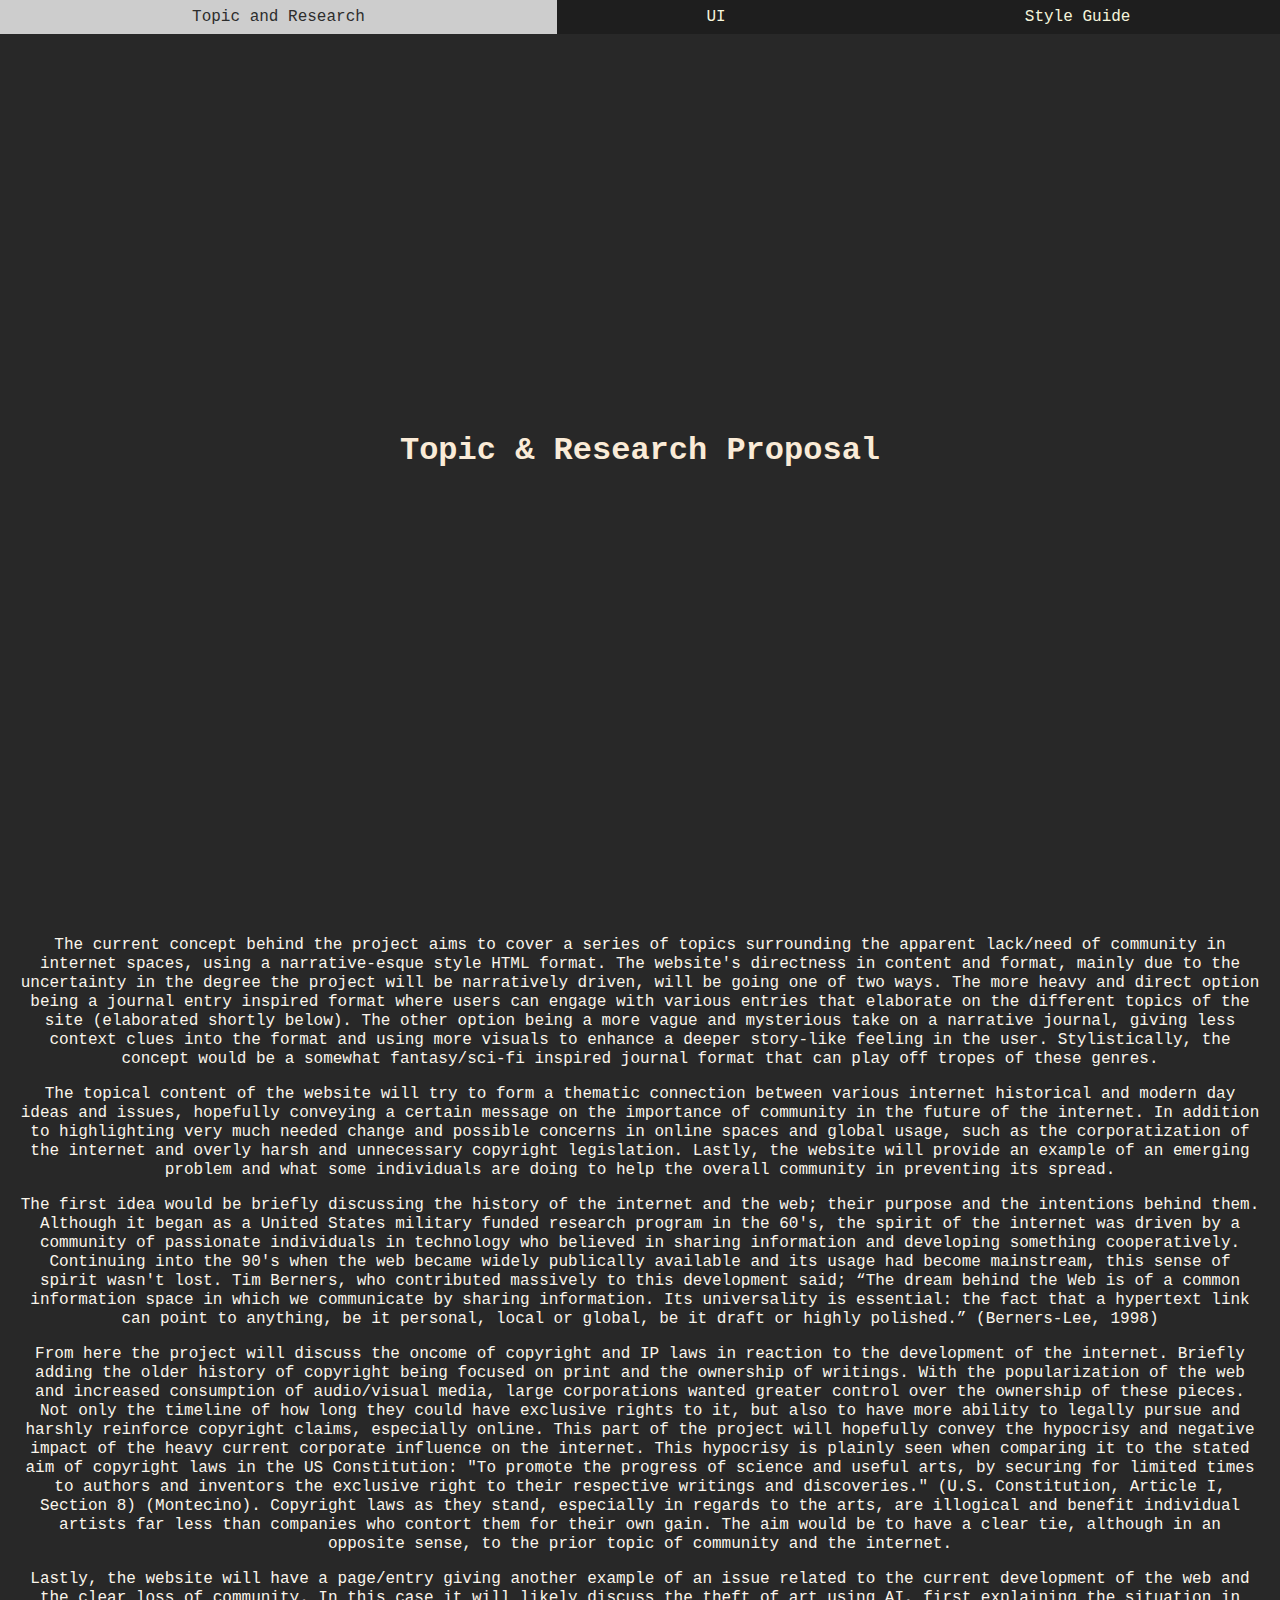
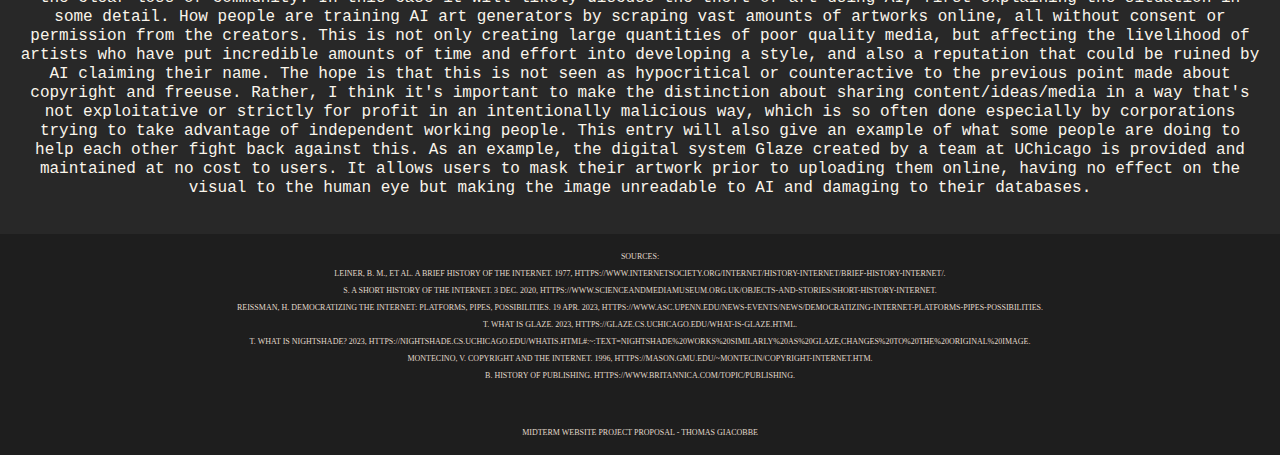
<file: Giacobbe_Thomas_349midterm/index.html>
<!DOCTYPE html>
<html lang="en">
<head>
    <meta charset="UTF-8">
    <meta name="viewport" content="width=device-width, initial-scale=1.0">
    <title>Midterm Proposal</title>
    <link rel="stylesheet" href="css/style.css">

</head>
<body>
    <nav>
        <a href="index.html">Topic and Research</a>
        <a href="ui.html">UI</a>
        <a href="styleguide.html">Style Guide</a>
    </nav>
    
    <section class="title">
        <h1>topic & research proposal</h1>
    </section>

    <article>
        <p>The current concept behind the project aims to cover a series of topics surrounding the apparent lack/need of community in internet spaces, using a narrative-esque style HTML format. The website's directness in content and format, mainly due to the uncertainty in the degree the project will be narratively driven, will be going one of two ways. The more heavy and direct option being a journal entry inspired format where users can engage with various entries that elaborate on the different topics of the site (elaborated shortly below). The other option being a more vague and mysterious take on a narrative journal, giving less context clues into the format and using more visuals to enhance a deeper story-like feeling in the user. Stylistically, the concept would be a somewhat fantasy/sci-fi inspired journal format that can play off tropes of these genres.</p>

        <p>The topical content of the website will try to form a thematic connection between various internet historical and modern day ideas and issues, hopefully conveying a certain message on the importance of community in the future of the internet. In addition to highlighting very much needed change and possible concerns in online spaces and global usage, such as the corporatization of the internet and overly harsh and unnecessary copyright legislation. Lastly, the website will provide an example of an emerging problem and what some individuals are doing to help the overall community in preventing its spread.</p>
  
        <p>The first idea would be briefly discussing the history of the internet and the web; their purpose and the intentions behind them. Although it began as a United States military funded research program in the 60's, the spirit of the internet was driven by a community of passionate individuals in technology who believed in sharing information and developing something cooperatively. Continuing into the 90's when the web became widely publically available and its usage had become mainstream, this sense of spirit wasn't lost. Tim Berners, who contributed massively to this development said; “The dream behind the Web is of a common information space in which we communicate by sharing information. Its universality is essential: the fact that a hypertext link can point to anything, be it personal, local or global, be it draft or highly polished.” (Berners-Lee, 1998)</p>

        <p>From here the project will discuss the oncome of copyright and IP laws in reaction to the development of the internet. Briefly adding the older history of copyright being focused on print and the ownership of writings. With the popularization of the web and increased consumption of audio/visual media, large corporations wanted greater control over the ownership of these pieces. Not only the timeline of how long they could have exclusive rights to it, but also to have more ability to legally pursue and harshly reinforce copyright claims, especially online. This part of the project will hopefully convey the hypocrisy and negative impact of the heavy current corporate influence on the internet. This hypocrisy is plainly seen when comparing it to the stated aim of copyright laws in the US Constitution: "To promote the progress of science and useful arts, by securing for limited times to authors and inventors the exclusive right to their respective writings and discoveries." (U.S. Constitution, Article I, Section 8) (Montecino). Copyright laws as they stand, especially in regards to the arts, are illogical and benefit individual artists far less than companies who contort them for their own gain. The aim would be to have a clear tie, although in an opposite sense, to the prior topic of community and the internet.</p>

        <p>Lastly, the website will have a page/entry giving another example of an issue related to the current development of the web and the clear loss of community. In this case it will likely discuss the theft of art using AI, first explaining the situation in some detail. How people are training AI art generators by scraping vast amounts of artworks online, all without consent or permission from the creators. This is not only creating large quantities of poor quality media, but affecting the livelihood of artists who have put incredible amounts of time and effort into developing a style, and also a reputation that could be ruined by AI claiming their name. The hope is that this is not seen as hypocritical or counteractive to the previous point made about copyright and freeuse. Rather, I think it's important to make the distinction about sharing content/ideas/media in a way that's not exploitative or strictly for profit in an intentionally malicious way, which is so often done especially by corporations trying to take advantage of independent working people. This entry will also give an example of what some people are doing to help each other fight back against this. As an example, the digital system Glaze created by a team at UChicago is provided and maintained at no cost to users. It allows users to mask their artwork prior to uploading them online, having no effect on the visual to the human eye but making the image unreadable to AI and damaging to their databases.</p>
        
    </article>

    <footer>
        <p>Sources:</p>
        <p>Leiner, B. M., et al. A Brief History of the Internet. 1977, https://www.internetsociety.org/internet/history-internet/brief-history-internet/.
        </p>
        <p>S. A SHORT HISTORY OF THE INTERNET. 3 Dec. 2020, https://www.scienceandmediamuseum.org.uk/objects-and-stories/short-history-internet.
        </p>
        <p>Reissman, H. Democratizing the Internet: Platforms, Pipes, Possibilities. 19 Apr. 2023, https://www.asc.upenn.edu/news-events/news/democratizing-internet-platforms-pipes-possibilities.
        </p>
        <p>T. What Is Glaze. 2023, https://glaze.cs.uchicago.edu/what-is-glaze.html.
        </p>
        <p>T. What Is Nightshade? 2023, https://nightshade.cs.uchicago.edu/whatis.html#:~:text=Nightshade%20works%20similarly%20as%20Glaze,changes%20to%20the%20original%20image.
        </p>
        <p>Montecino, V. Copyright and the Internet. 1996, https://mason.gmu.edu/~montecin/copyright-internet.htm.
        </p>
        <p> B. History of Publishing. https://www.britannica.com/topic/publishing.
        </p>
        <section class="spacer2"></section>
        <p>Midterm Website Project Proposal - Thomas Giacobbe</p>
    </footer>

</body>
</html>
</file>
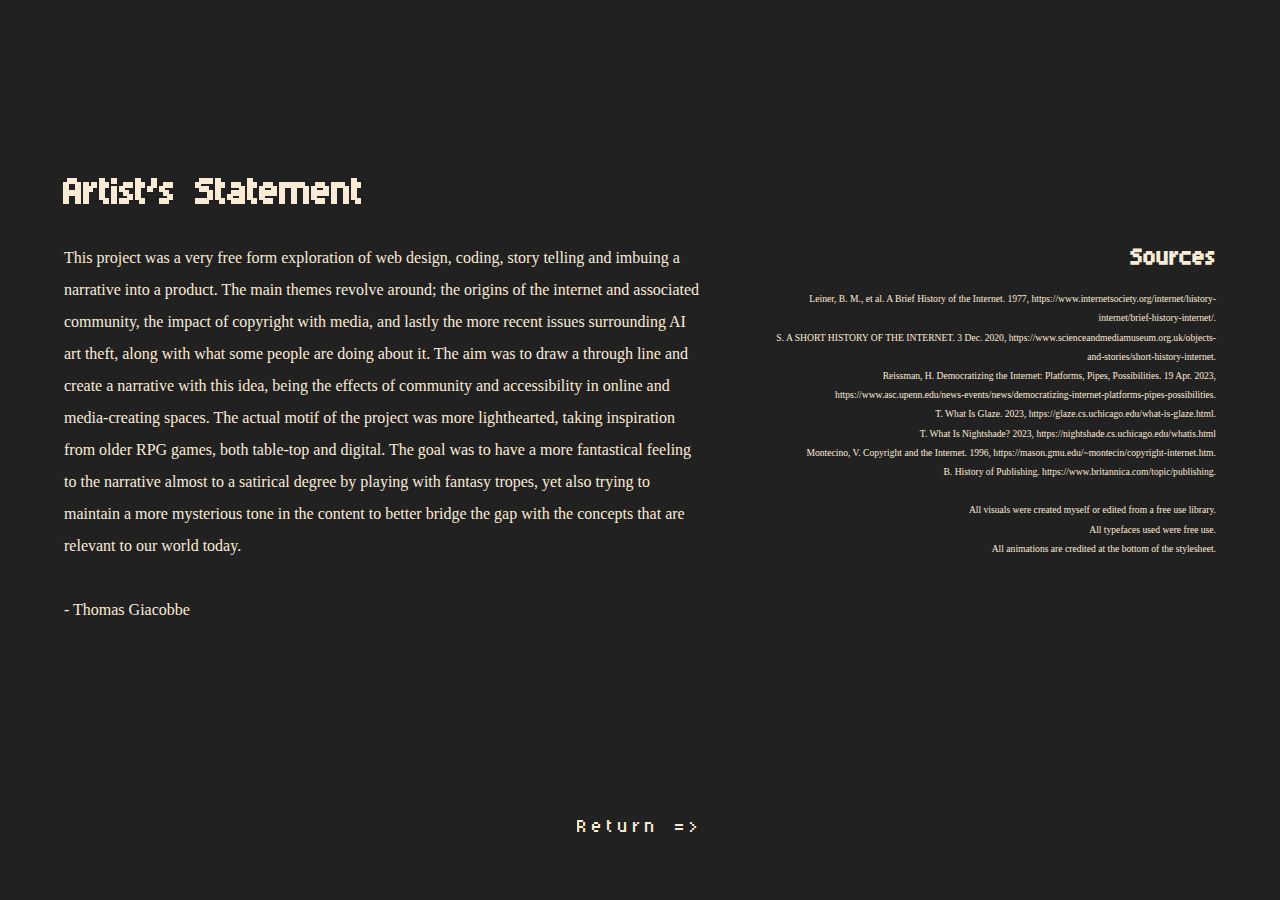
<file: statement.html>
<!DOCTYPE html>
<html lang="en">

<head>
    <meta charset="UTF-8">
    <meta name="viewport" content="width=device-width, initial-scale=1.0">
    <title>proj1</title>
    <link rel="stylesheet" href="css/stylesheet.css">
</head>

<body>
    <section class="select">

        <div class="aside1 text-focus-in">
            <h5>artist's statement</h5>
            <p>This project was a very free form exploration of web design, coding, story telling and imbuing a
                narrative into a product. The main themes revolve around; the origins of the internet and associated
                community, the impact of copyright with media, and lastly the more recent issues surrounding AI art
                theft, along with what some people are doing about it.
                The aim was to draw a through line and create a narrative with this idea, being the effects of community
                and accessibility in online and media-creating spaces. The actual motif of the project was more
                lighthearted, taking inspiration from older RPG games, both table-top and digital. The goal was to have
                a more fantastical feeling to the narrative almost to a satirical degree by playing with fantasy tropes,
                yet also trying to maintain a more mysterious tone in the content to better bridge the gap with the
                concepts that are relevant to our world today.
                <br>
                <br>
                 -  Thomas Giacobbe
            </p>
        </div>

        <div class="aside2 text-focus-in">
            <h5>sources</h5>
            <p>Leiner, B. M., et al. A Brief History of the Internet. 1977,
                https://www.internetsociety.org/internet/history-internet/brief-history-internet/.
                <br>

                S. A SHORT HISTORY OF THE INTERNET. 3 Dec. 2020,
                https://www.scienceandmediamuseum.org.uk/objects-and-stories/short-history-internet.
                <br>

                Reissman, H. Democratizing the Internet: Platforms, Pipes, Possibilities. 19 Apr. 2023,
                https://www.asc.upenn.edu/news-events/news/democratizing-internet-platforms-pipes-possibilities.
                <br>

                T. What Is Glaze. 2023, https://glaze.cs.uchicago.edu/what-is-glaze.html.
                <br>

                T. What Is Nightshade? 2023,
                https://nightshade.cs.uchicago.edu/whatis.html
                <br>

                Montecino, V. Copyright and the Internet. 1996, https://mason.gmu.edu/~montecin/copyright-internet.htm.
                <br>

                B. History of Publishing. https://www.britannica.com/topic/publishing.
                <br>
                <br>

                All visuals were created myself or edited from a free use library.
                <br>
                All typefaces used were free use.
                <br>
                All animations are credited at the bottom of the stylesheet.
            </p>
        </div>

    </section>

    <footer class="extras"><a href="menu.html" class="typing">return =></a></footer>

</body>

</html>
</file>
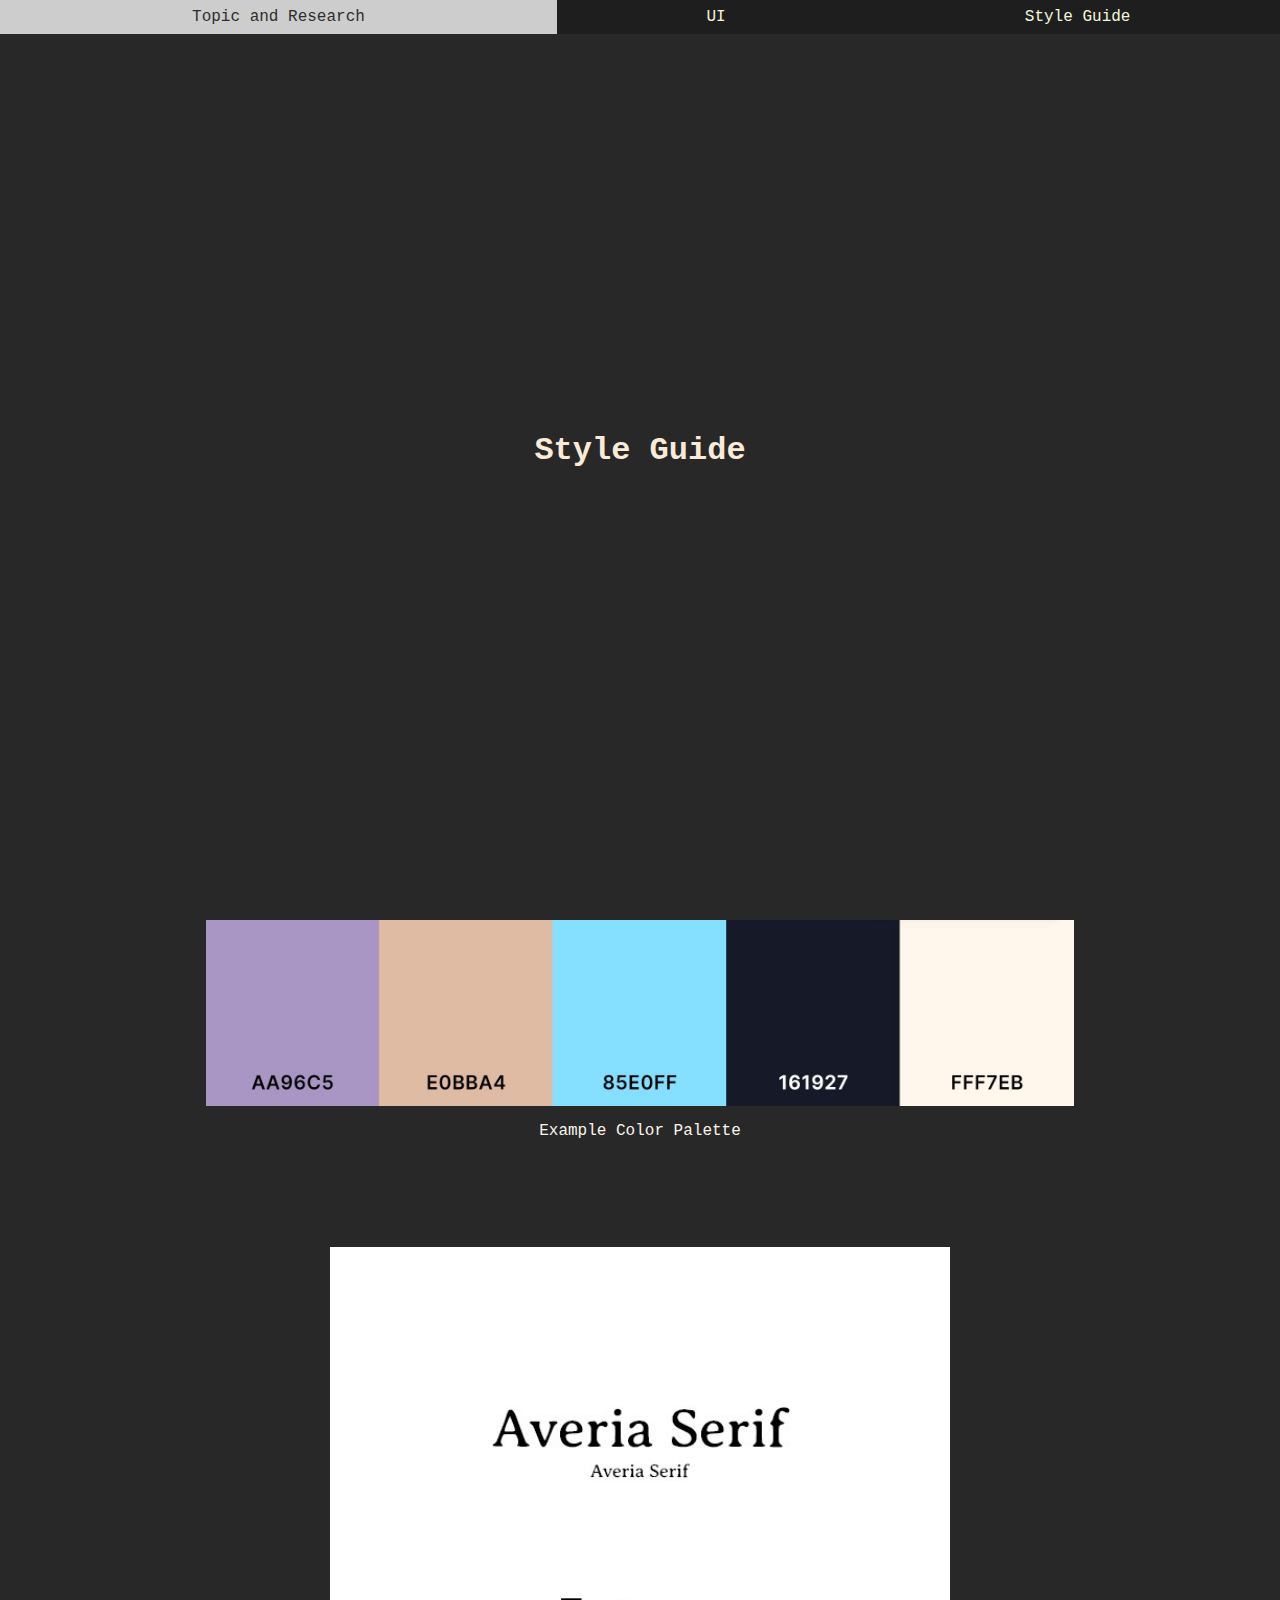
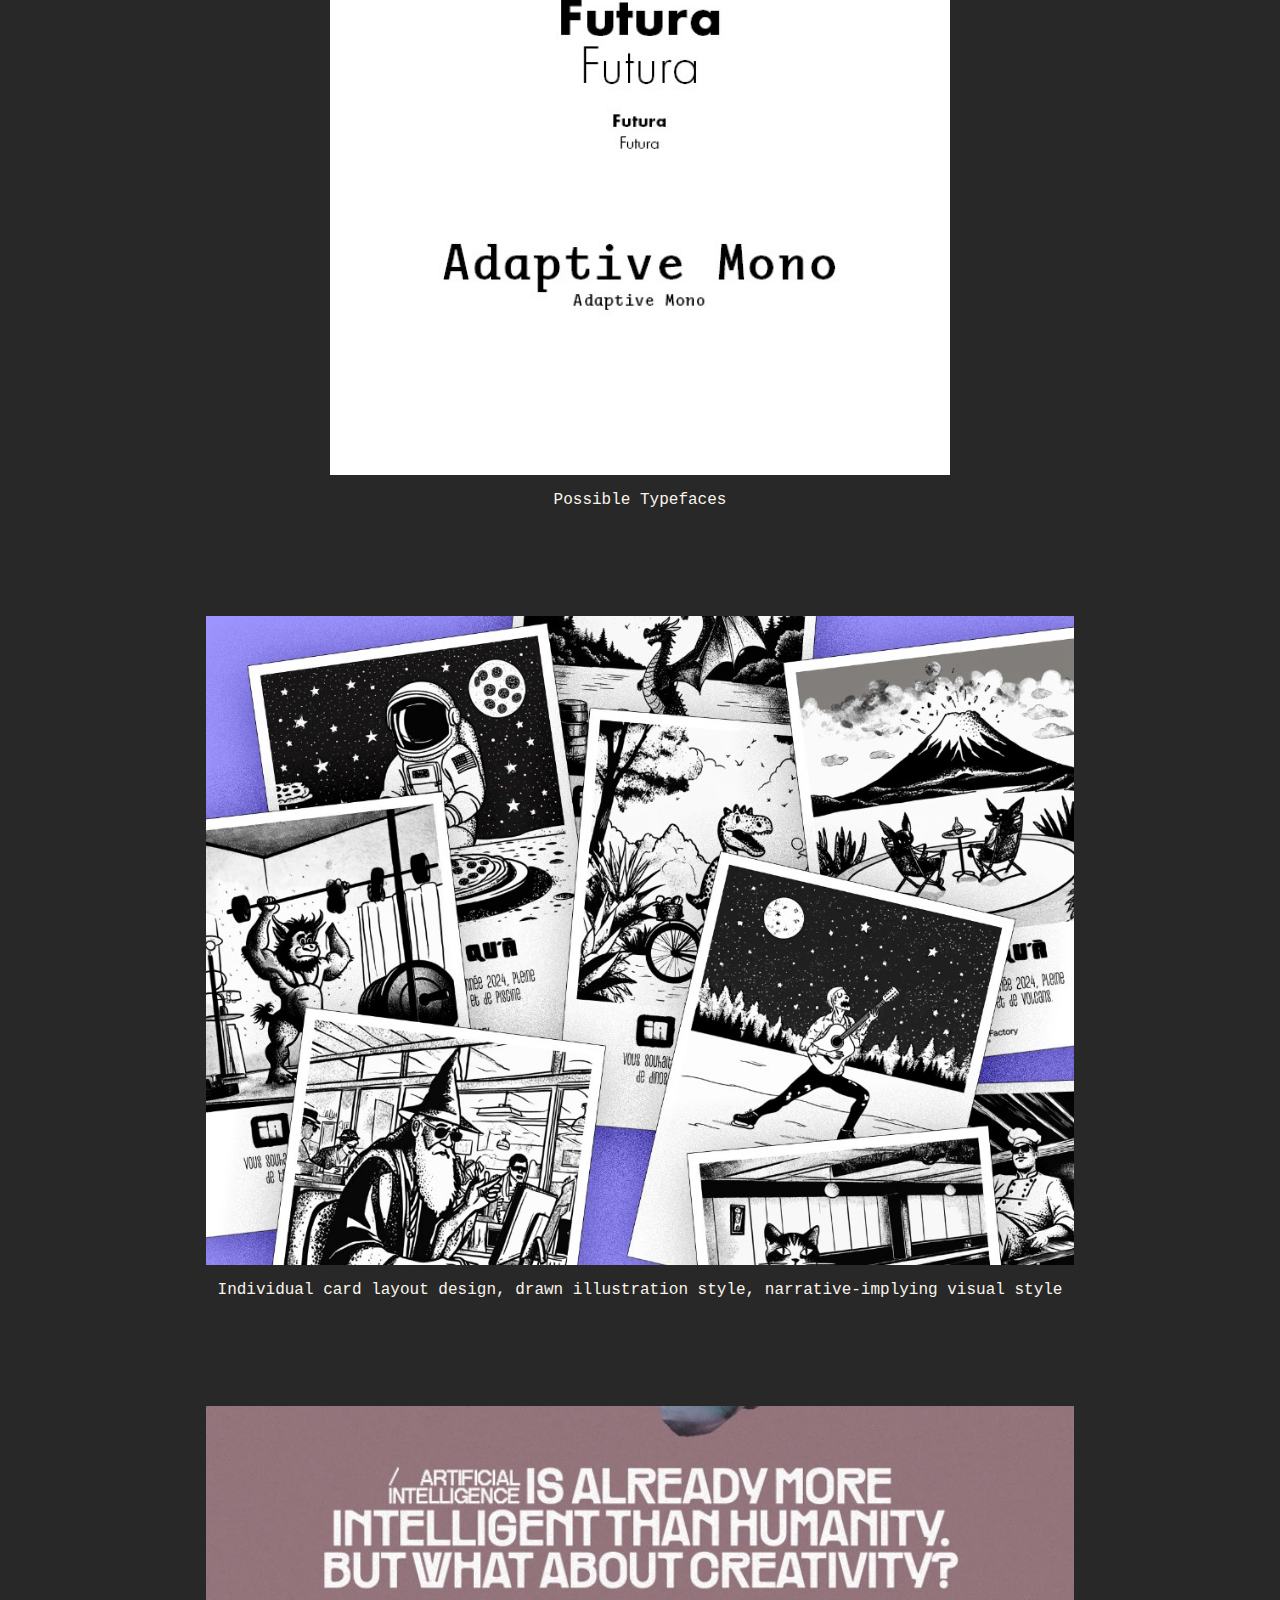
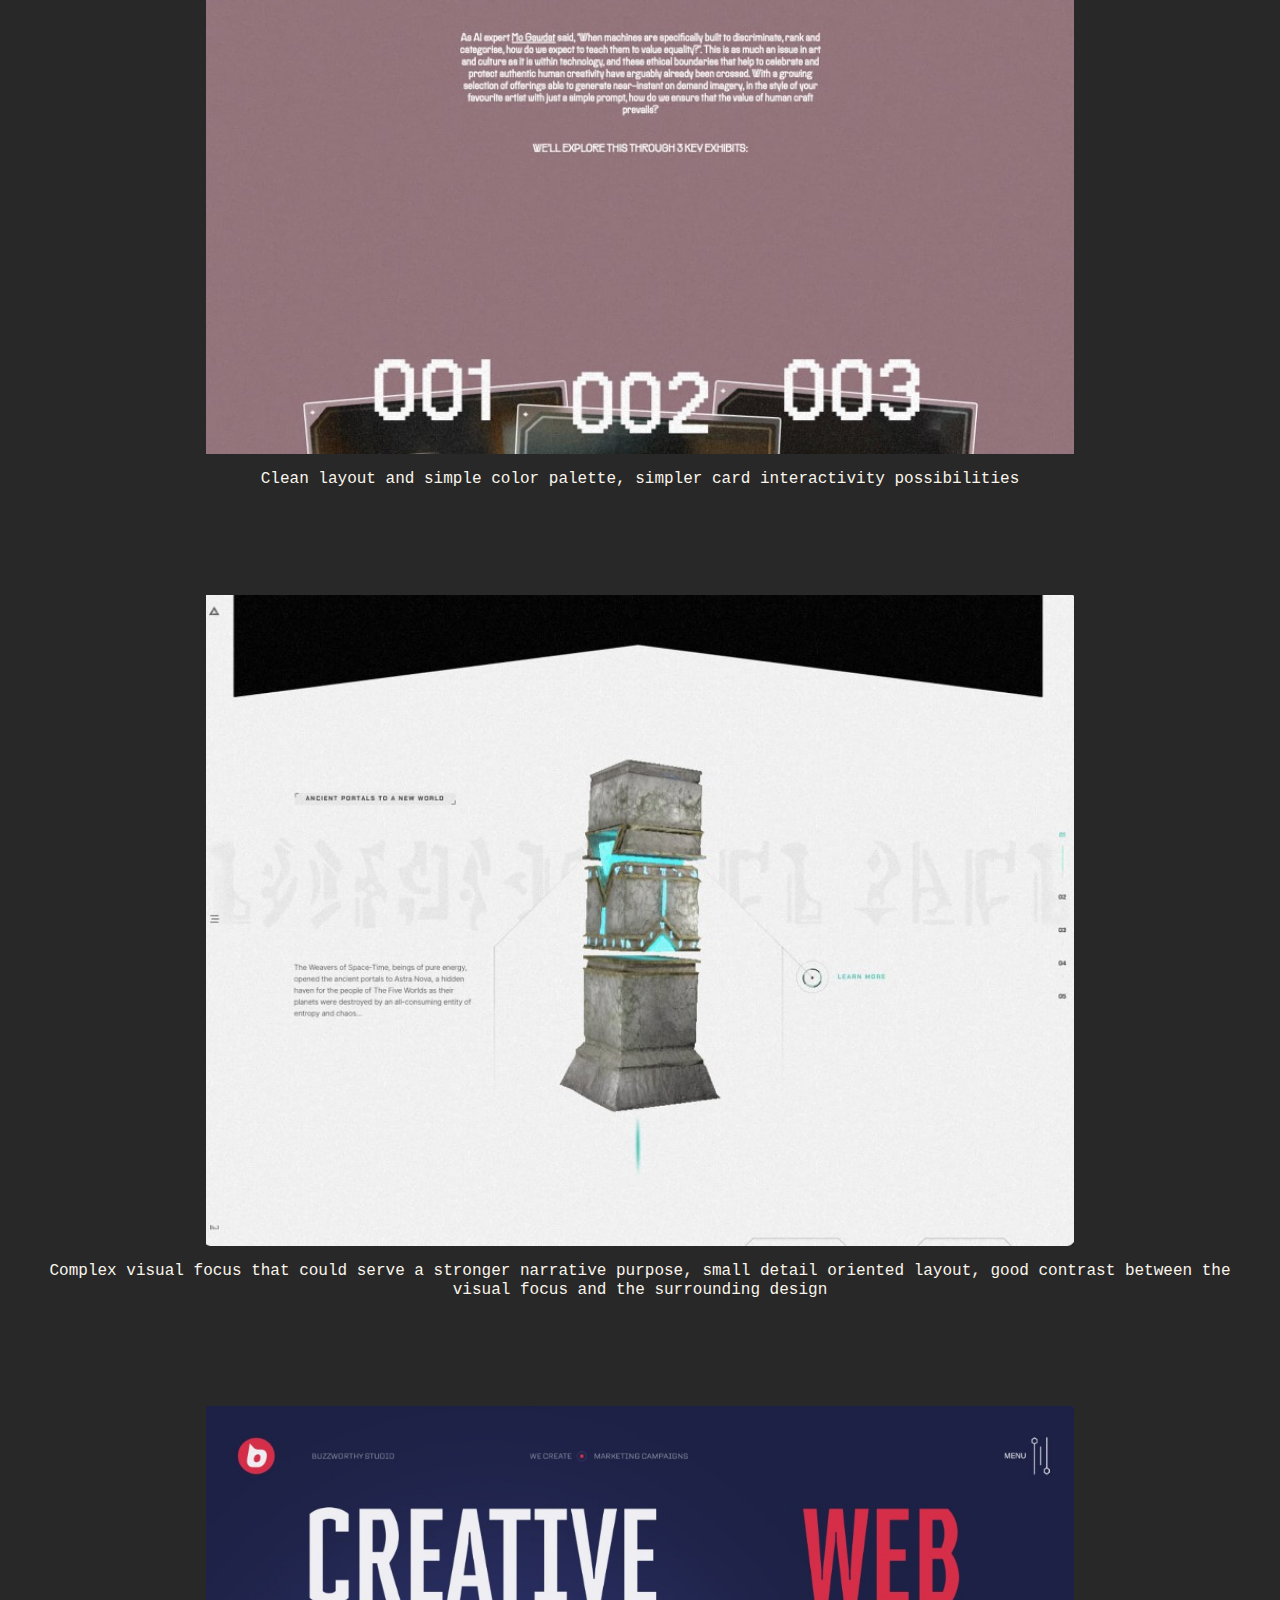
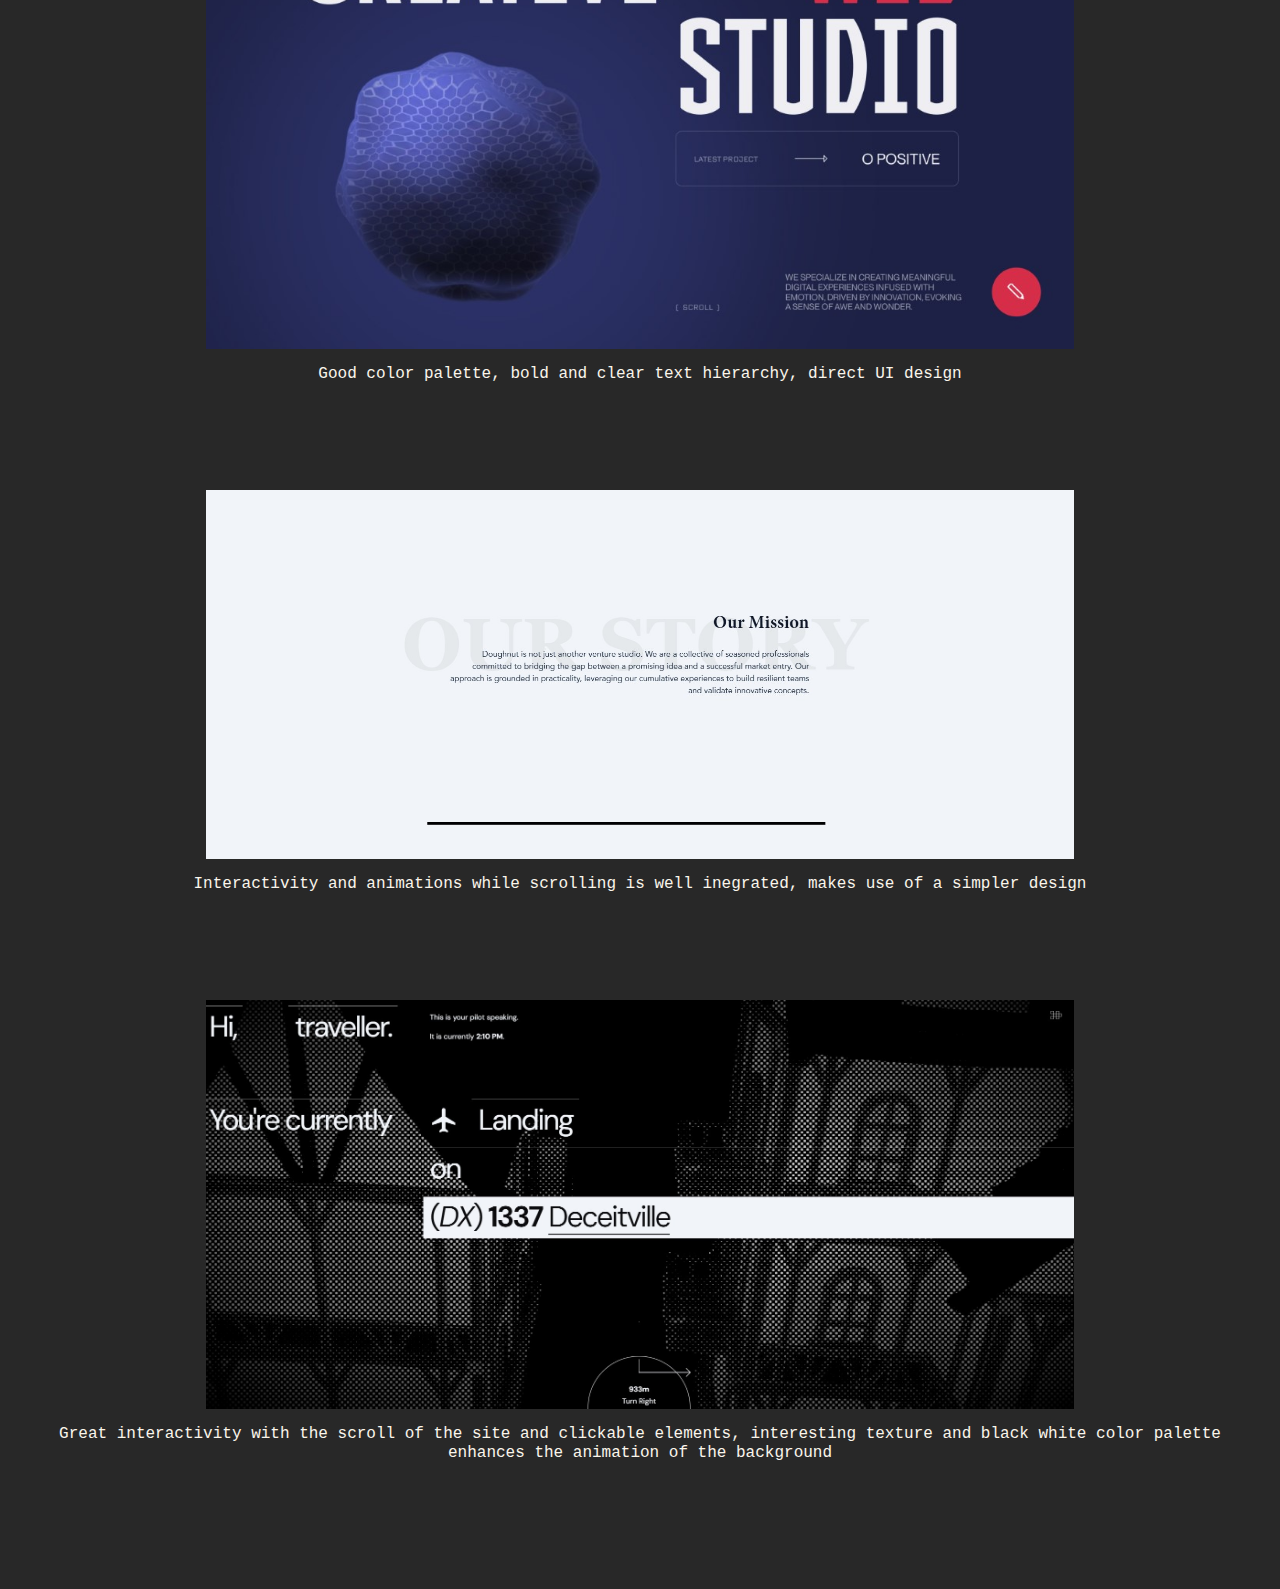
<file: styleguide.html>
<!DOCTYPE html>
<html lang="en">
<head>
    <meta charset="UTF-8">
    <meta name="viewport" content="width=device-width, initial-scale=1.0">
    <title>Midterm Proposal</title>
    <link rel="stylesheet" href="css/style.css">

</head>
<body>
    <nav>
        <a href="index.html">Topic and Research</a>
        <a href="ui.html">UI</a>
        <a href="styleguide.html">Style Guide</a>
    </nav>
    
    <section class="title">
        <h1>Style Guide</h1>
      </section>

    <article>
        <img src="img/349cp.jpg" alt="color palette" class="center">
        <p>Example Color Palette</p>
        <section class="spacer"></section>

        <img src="img/349f.jpg" alt="fonts" class="center3">
        <p>Possible Typefaces</p>
        <section class="spacer"></section>

        <img src="img/349i1.jpg" alt="inspiration 1" class="center">
        <p>Individual card layout design, drawn illustration style, narrative-implying visual style</p>
        <section class="spacer"></section>

        <img src="img/349i3.jpg" alt="inspiration 2" class="center">
        <p>Clean layout and simple color palette, simpler card interactivity possibilities</p>
        <section class="spacer"></section>

        <img src="img/349i4.jpg" alt="inspiration 3" class="center">
        <p>Complex visual focus that could serve a stronger narrative purpose, small detail oriented layout, good contrast between the visual focus and the surrounding design</p>
        <section class="spacer"></section>

        <img src="img/349i2.jpg" alt="inspiration 4" class="center">
        <p>Good color palette, bold and clear text hierarchy, direct UI design</p>
        <section class="spacer"></section>

        <img src="img/349i5.jpg" alt="inspiration 5" class="center">
        <p>Interactivity and animations while scrolling is well inegrated, makes use of a simpler design</p>
        <section class="spacer"></section>

        <img src="img/349i6.jpg" alt="inspiration 6" class="center">
        <p>Great interactivity with the scroll of the site and clickable elements, interesting texture and black white color palette enhances the animation of the background</p>
        <section class="spacer"></section>

    </article>

</body>
</html>
</file>
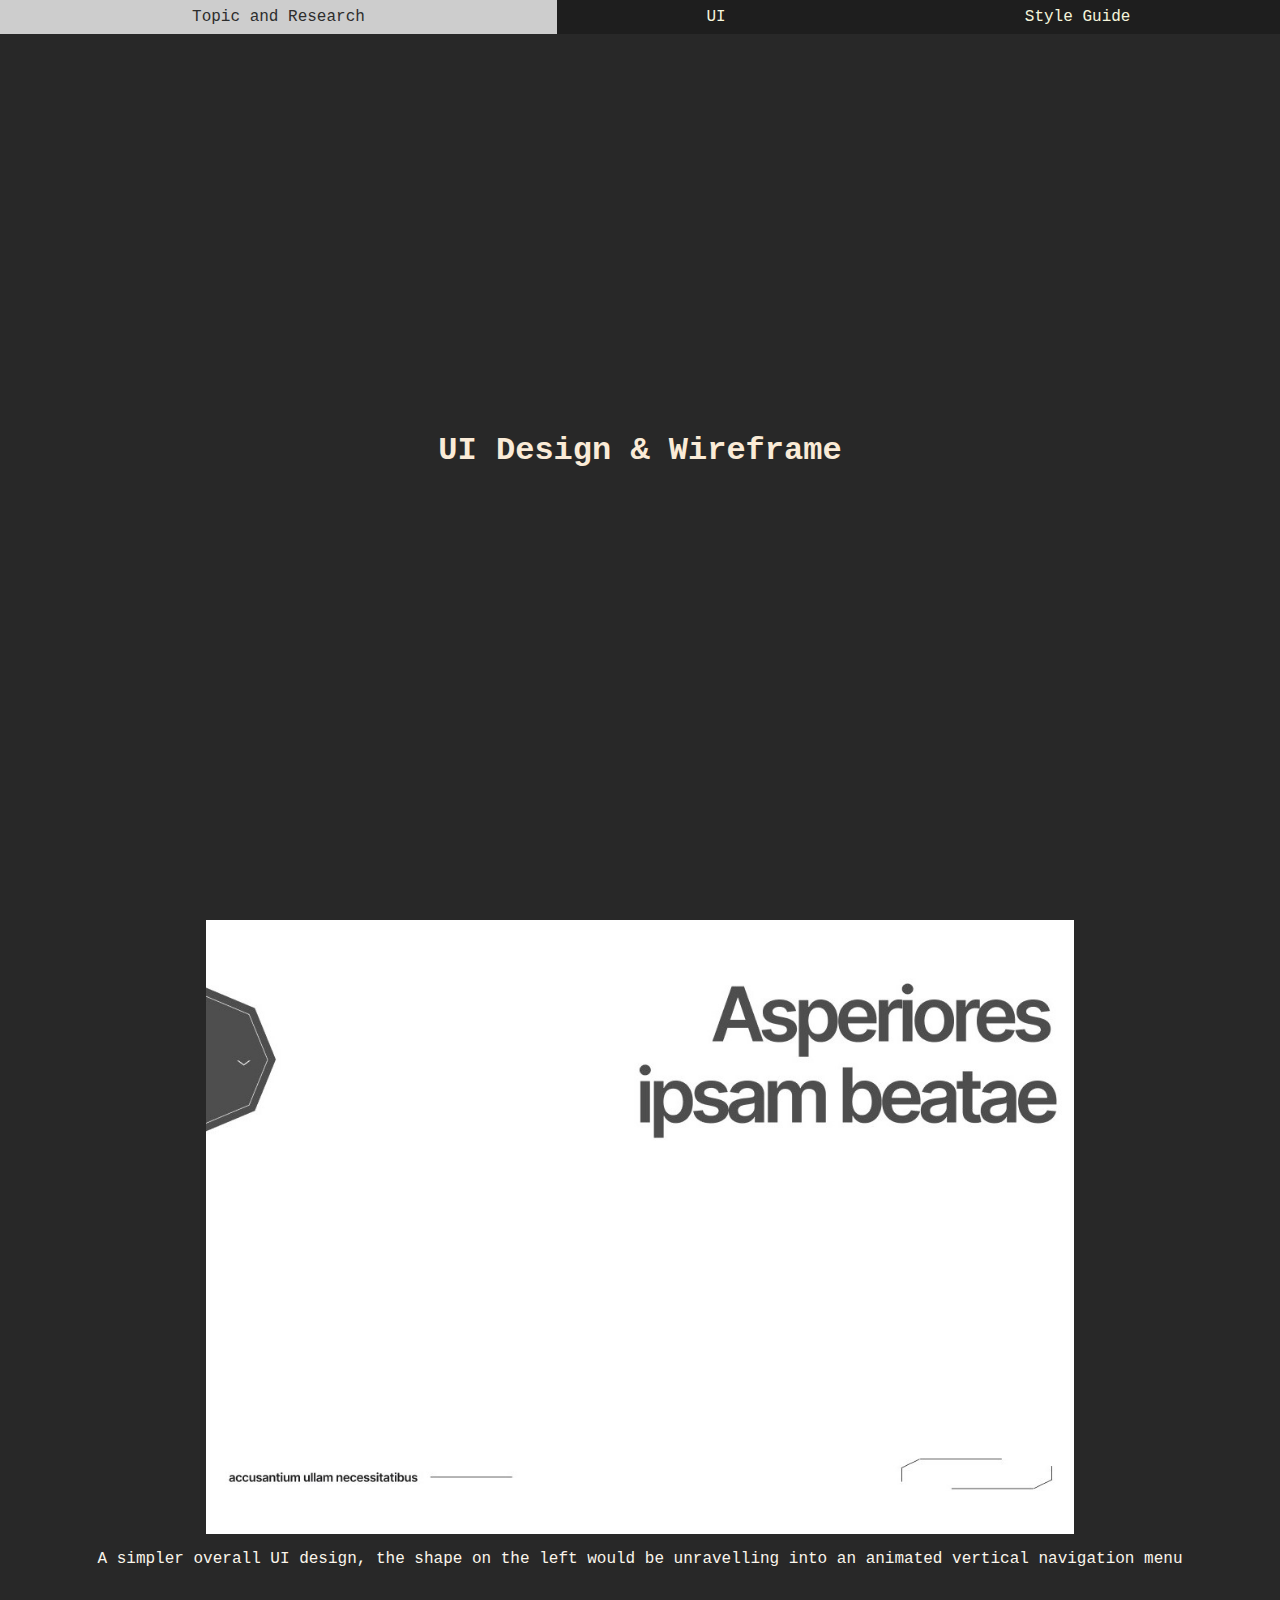
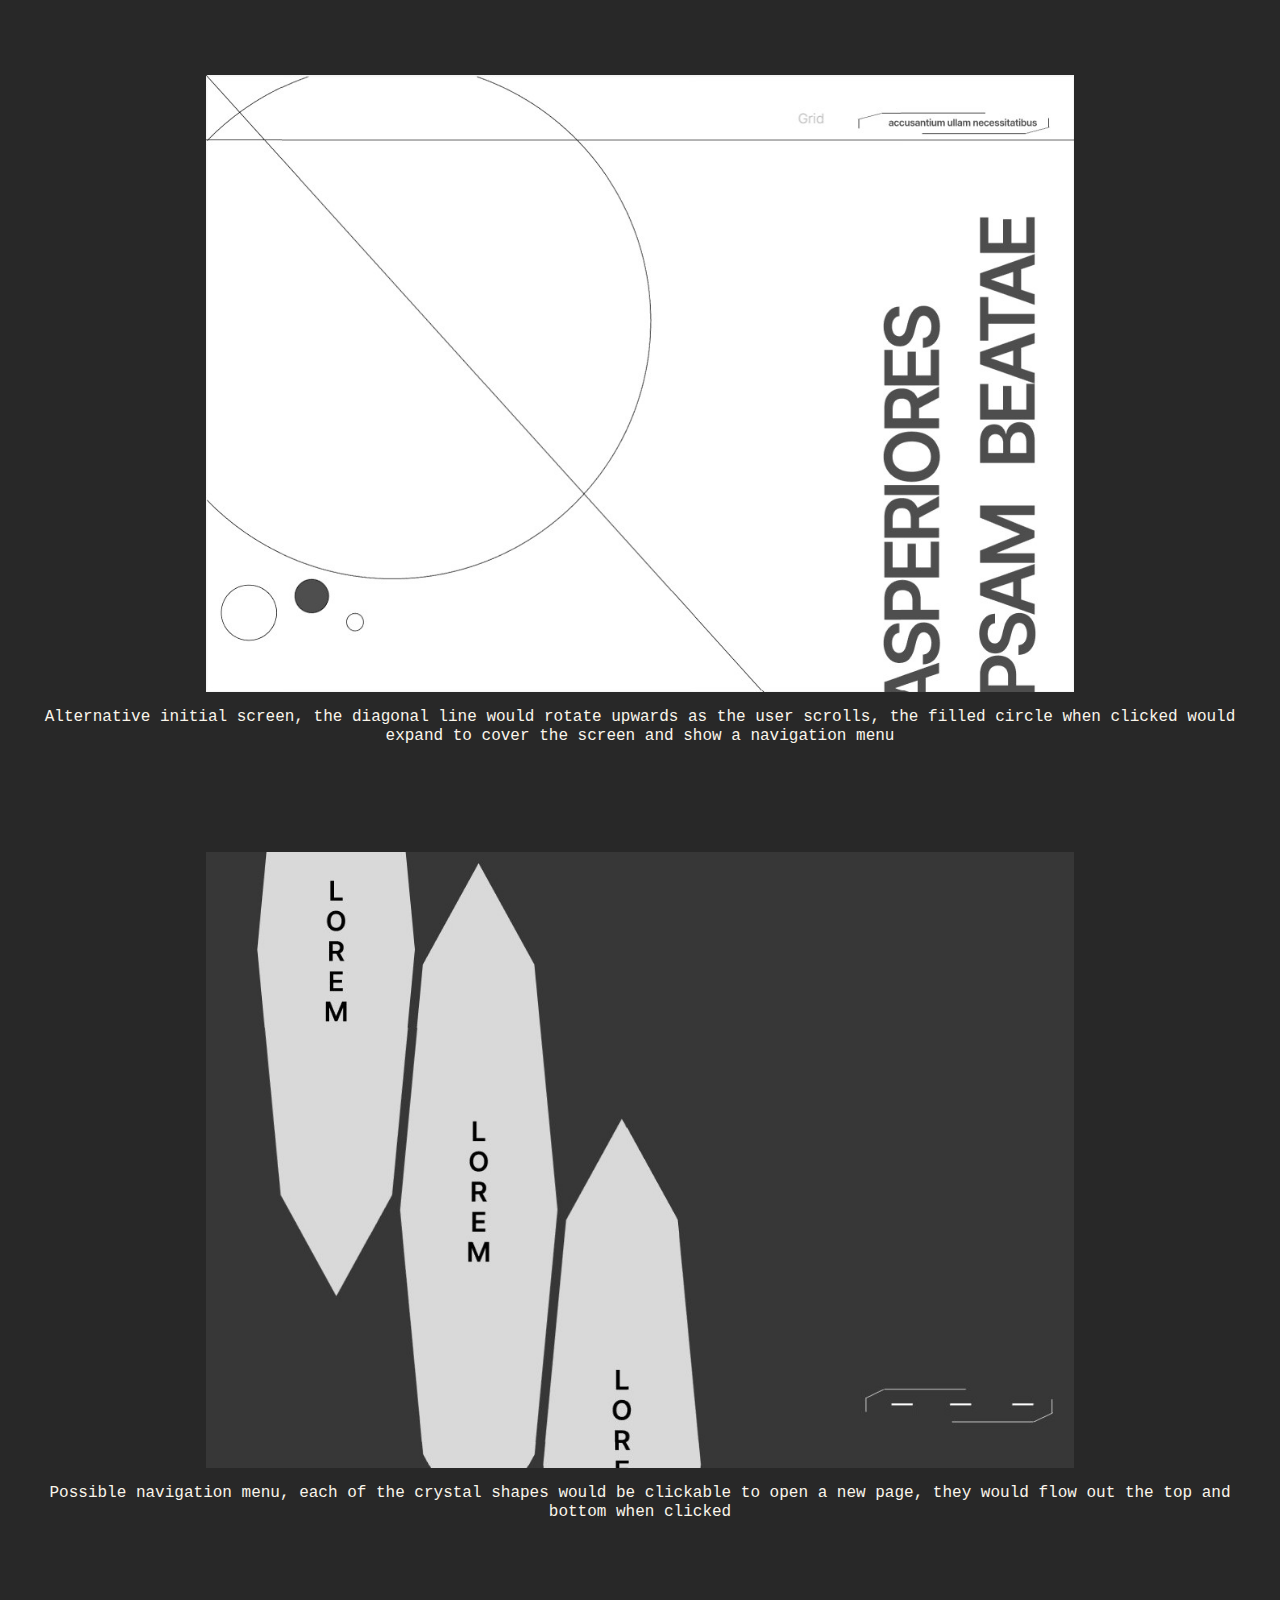
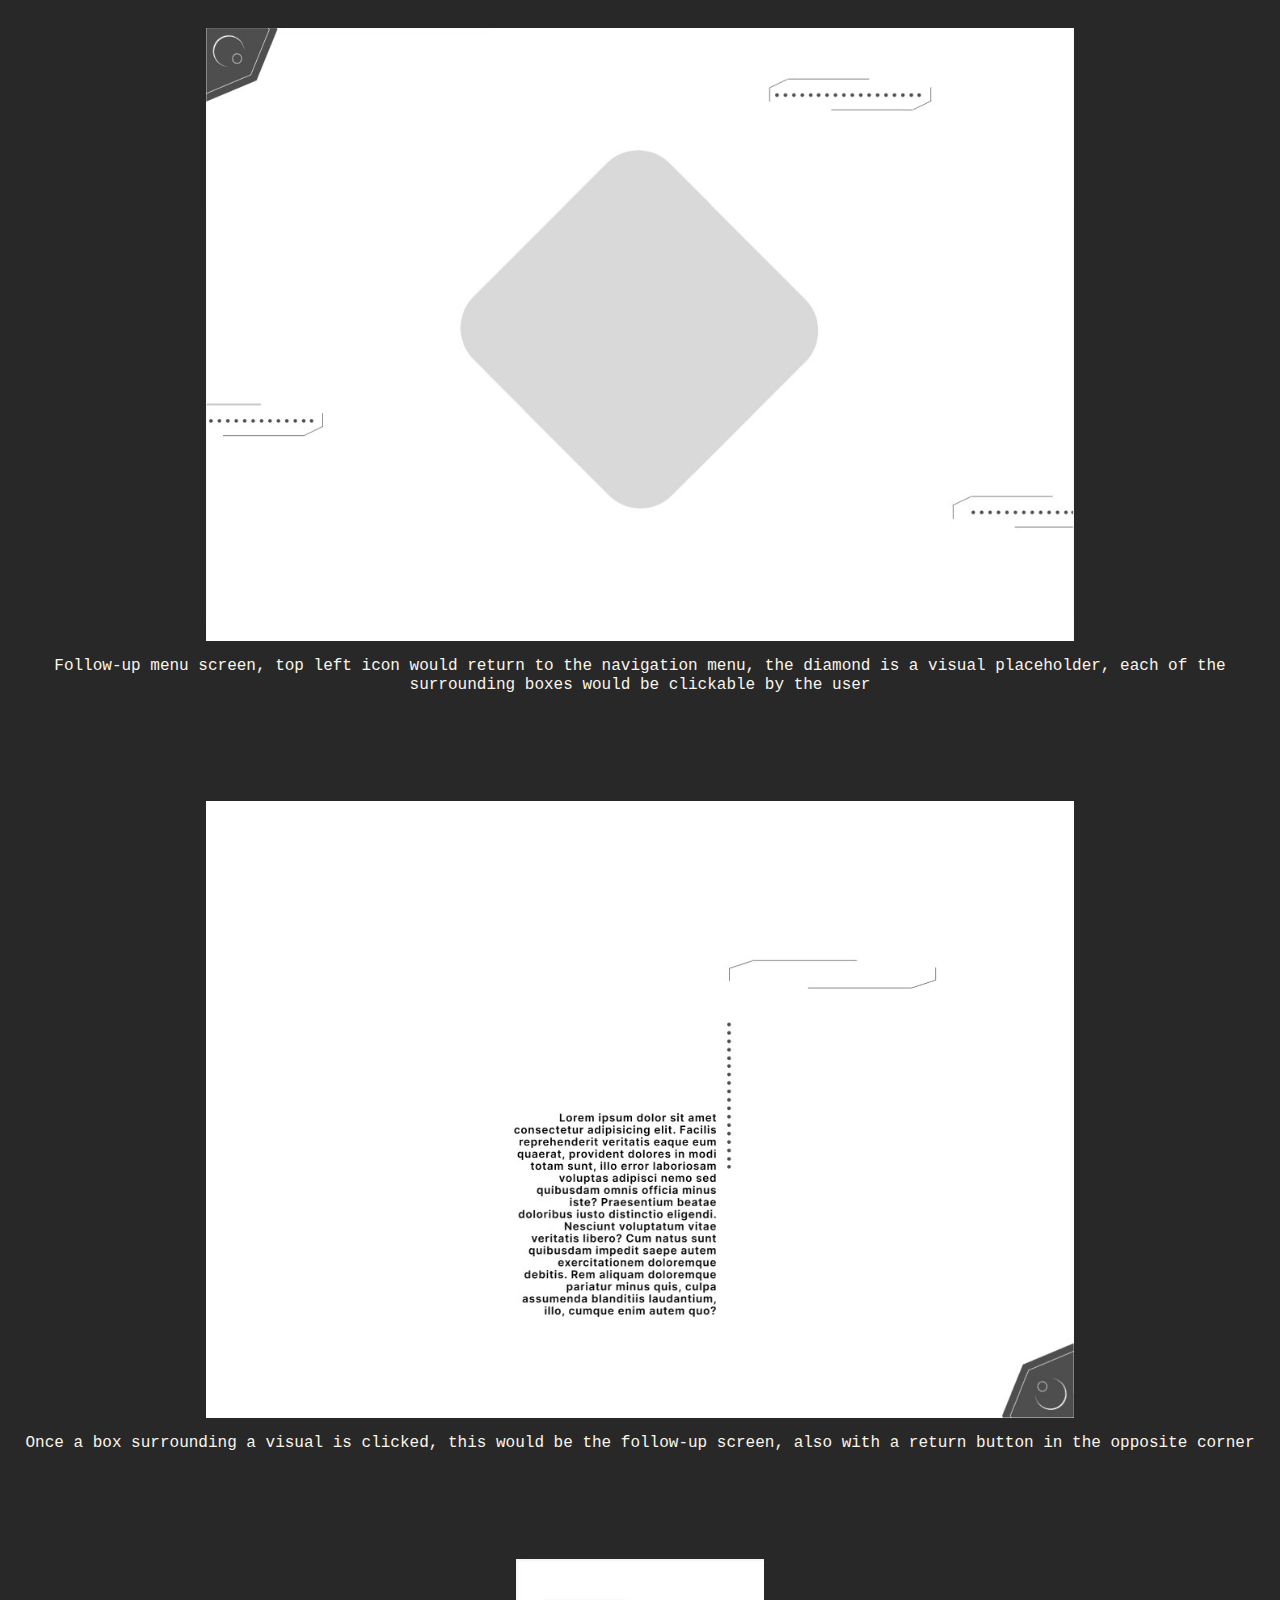
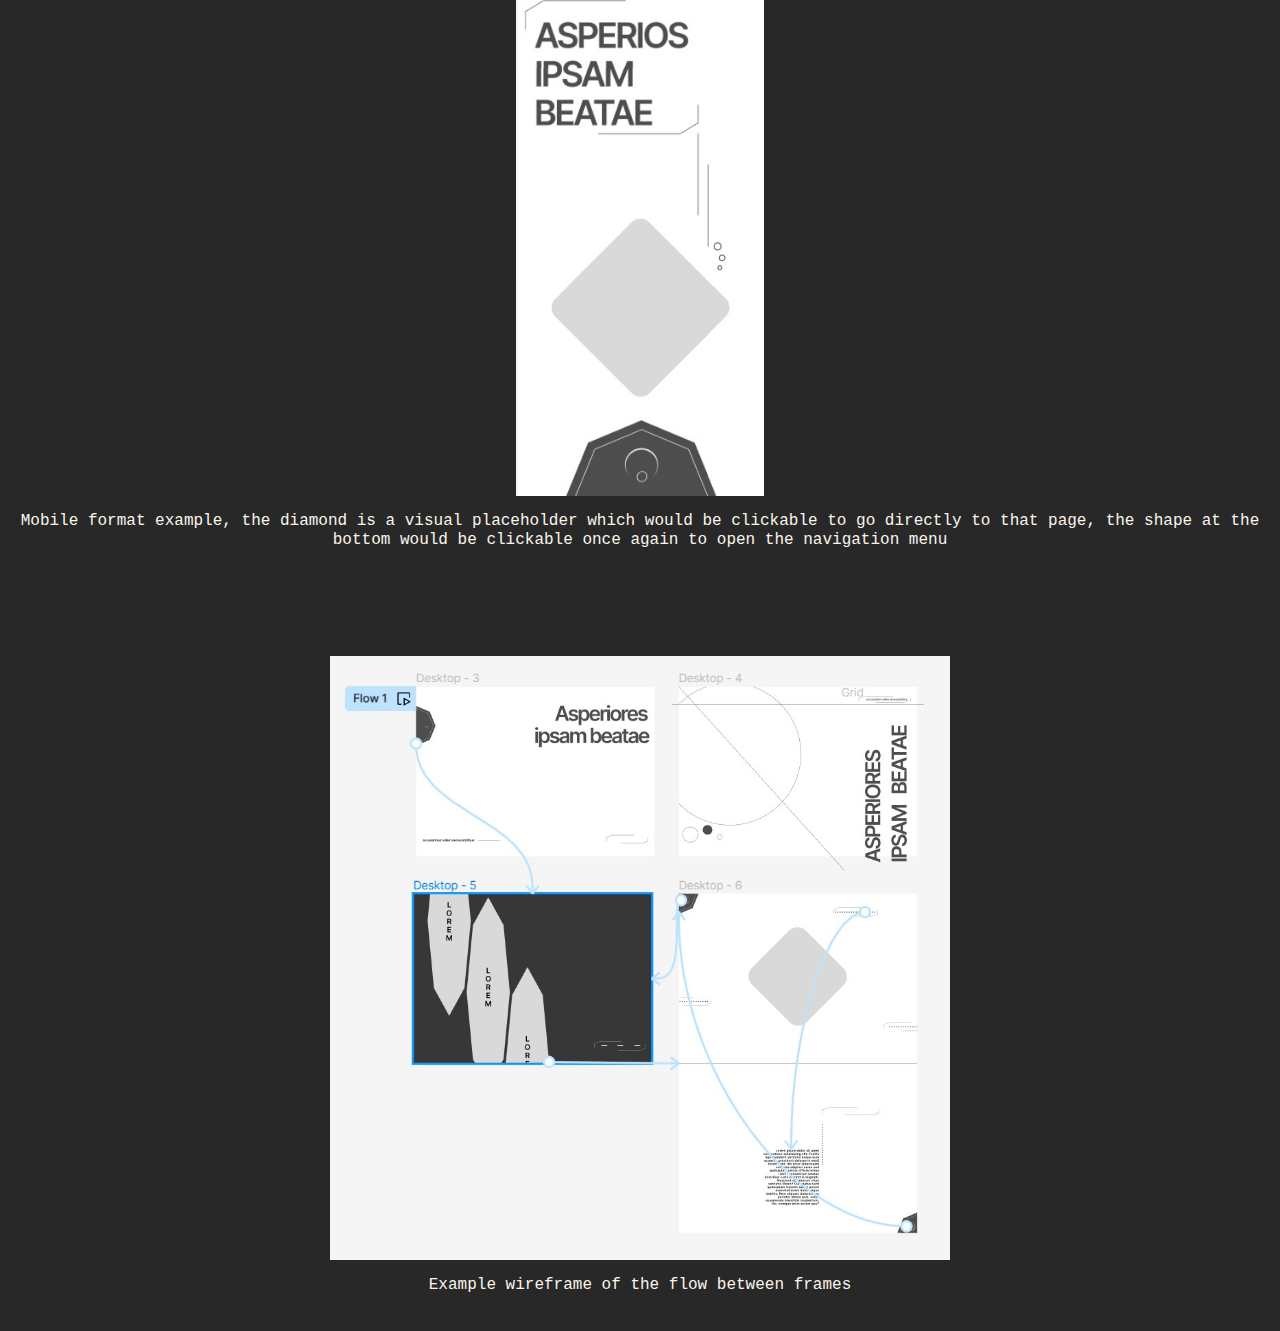
<file: ui.html>
<!DOCTYPE html>
<html lang="en">
<head>
    <meta charset="UTF-8">
    <meta name="viewport" content="width=device-width, initial-scale=1.0">
    <title>Midterm Proposal</title>
    <link rel="stylesheet" href="css/style.css">

</head>
<body>
    <nav>
        <a href="index.html">Topic and Research</a>
        <a href="ui.html">UI</a>
        <a href="styleguide.html">Style Guide</a>
    </nav>
    
    <section class="title">
        <h1>UI Design & Wireframe</h1>
      </section>

    <article>
        <img src="img/u1.jpg" alt="ui 1" class="center">
        <p>A simpler overall UI design, the shape on the left would be unravelling into an animated vertical navigation menu</p>
        <section class="spacer"></section>
        <img src="img/u2.jpg" alt="ui 2" class="center">
        <p>Alternative initial screen, the diagonal line would rotate upwards as the user scrolls, the filled circle when clicked would expand to cover the screen and show a navigation menu</p>
        <section class="spacer"></section>
        <img src="img/u3.jpg" alt="ui 3" class="center">
        <p>Possible navigation menu, each of the crystal shapes would be clickable to open a new page, they would flow out the top and bottom when clicked</p>
        <section class="spacer"></section>
        <img src="img/u4.jpg" alt="ui 4" class="center">
        <p>Follow-up menu screen, top left icon would return to the navigation menu, the diamond is a visual placeholder, each of the surrounding boxes would be clickable by the user</p>
        <section class="spacer"></section>
        <img src="img/u5.jpg" alt="ui 5" class="center">
        <p>Once a box surrounding a visual is clicked, this would be the follow-up screen, also with a return button in the opposite corner</p>
        <section class="spacer"></section>
        <img src="img/u6.jpg" alt="ui 6" class="center2">
        <p>Mobile format example, the diamond is a visual placeholder which would be clickable to go directly to that page, the shape at the bottom would be clickable once again to open the navigation menu</p>
        <section class="spacer"></section>
        <img src="img/u7.jpg" alt="ui 7" class="center3">
        <p>Example wireframe of the flow between frames</p>
    </article>

</body>
</html>
</file>
<file: Giacobbe_Thomas_349midterm/css/style.css>
* {
    box-sizing: border-box;
  }
  
html {
    scroll-behavior: smooth;
}

body {
    margin: 0;
}

nav {
    width: 100%;
    z-index: 999;
    background-color:rgb(30, 30, 30);
    position: fixed;
    display: flex;
    justify-content: space-evenly;
    text-align: center;
    left: 0;
    top: 0;
}  

nav a:link {
    padding: 0.5em;
    color: beige;
    flex-grow: 1;
    text-align: center;
    font-family: 'Courier New', Courier, monospace;
    text-decoration: none;
    outline: 20px;
    outline-color: antiquewhite;
    transition: all 0.3s;
}
nav a:visited {
    padding: 0.5em;
    color: beige;
}
nav a:hover {
    padding: 0.5em;
    background-color:rgb(205, 205, 205);
    color:rgb(45, 45, 45);
    flex-grow: 1.3;
}

.title {
    width: 100%;
    height: 100vh;
    background-color: rgb(40, 40, 40);
    display: flex;
    flex-direction: column;
    justify-content: center;
    align-items: center;
    margin: 0;
    padding: 0;
}

.spacer {
    width: 100%;
    height: 10vh;
    background-color: rgb(40, 40, 40);
    display: flex;
    flex-direction: column;
    justify-content: center;
    align-items: center;
    margin: 0;
    padding: 0;
}
.spacer2 {
    width: 100%;
    height: 3.5vh;
    background-color: rgb(30, 30, 30);
    display: flex;
    flex-direction: column;
    justify-content: center;
    align-items: center;
    margin: 0;
    padding: 0;
}

h1 {
    text-transform: capitalize;
    font-family: 'Courier New', Courier, monospace;
    color: antiquewhite;
}

article {
    background-color: rgb(40, 40, 40);
    font-family: 'Courier New', Courier, monospace;
    color: rgb(250, 245, 235);
    margin: 0;
    padding: 20px;
    line-height: 19px;
}

p {
    text-align: center;
}

.center {
    display: block;
    margin-left: auto;
    margin-right: auto;
    width: 70%;
}
.center2 {
    display: block;
    margin-left: auto;
    margin-right: auto;
    width: 20%;
}
.center3 {
    display: block;
    margin-left: auto;
    margin-right: auto;
    width: 50%;
}

footer p {
    text-align: center;
    text-transform:uppercase;
    font-size: 0.5em;
    color: #E1DACC;
}

footer {
    background-color: rgb(30, 30, 30);
    padding: 10px;
}
</file>
<file: css/stylesheet.css>
* {
  padding: 0;
  margin: 0;
  box-sizing: border-box;
  scroll-behavior: smooth
}

/* typefaces---------------------------------------------------- */
@import url("https://use.typekit.net/ouy2dqq.css");
@import url("https://use.typekit.net/ouy2dqq.css");
@import url('https://fonts.googleapis.com/css2?family=Averia+Serif+Libre:ital,wght@0,300;0,400;0,700;1,300;1,400;1,700&display=swap');

@font-face {
  font-family: "sprite";
  src: url("AsepriteFont.ttf");
}

/*  DEFINE THE GRID AREAS --------------------- */
.nav {
  grid-area: nav;
}

.header {
  grid-area: header;
}

.image {
  grid-area: image;
}

.content {
  grid-area: content;
}

.footer {
  grid-area: footer;
}

.frame1 {
  grid-area: frame1;
}

.specheader {
  grid-area: specheader;
}

.specimage1 {
  grid-area: specimage1;
}

.specimage2 {
  grid-area: specimage2;
}

.specimage3 {
  grid-area: specimage3;
}

.specimage4 {
  grid-area: specimage4;
}

.frame2 {
  grid-area: frame2;
}

.dothead {
  grid-area: dothead;
}

.emptyfloat {
  grid-area: emptyfloat;
}

.dotter {
  grid-area: dotter;
}

.dottertext {
  grid-area: dottertext;
}

/*  phone stuff --------------------------------------  */
section.parent {
  background-color: #222121;
  color: antiquewhite;
  width: 100%;
  display: grid;
  grid-gap: 25px;
  grid-template-areas:
    "nav"
    "header"
    "image"
    "content"
    "footer";
  padding: 25px;
}

section.specparent {
  background-image: url(../img/crystalbg2.jpg);
  background-size: cover;
  color: #111111;
  height: 120vh;
  display: grid;
  grid-template-areas:
    "nav"
    "frame1"
    "specheader"
    "specimage1"
    "specimage2"
    "specimage4"
    "frame2";
}

section.panel {
  background-image: linear-gradient(rgb(162, 143, 176), #b3d7ed);
  color: #1a1818;
  width: 100%;
  height: 100%;
  display: grid;
  grid-template-areas:
    "emptyfloat"
    "dotter"
    "dottertext";
}

.emptyfloat {
  margin-top: 15em;
  margin-left: 1em;
}

.emptyfloat img {
  width: 50%;
}
.emptyfloat img:hover {
  width: 55%;
}

.dotter {
  height: 250px;
  border-left: 5px dotted #171e1c;
  margin-left: 1em;
}

.dottertext p {
  width: 80%;
  text-align: left;
  line-height: 1.5em;
  font-size: 1.1em;
  color: #171e1c;
  font-family: "Averia Serif Libre", serif;
  margin-bottom: 8em;
  margin-left: 2.4em;
  transition: all .7s;
}

section.p3 {
  background-image: url(../img/lanternbg.jpg);
  background-size: cover;
  width: 100%;
  display: flex;
  flex-direction: column;
} 

.menuselect {
  background-color: #222121;
  color: antiquewhite;
  position: absolute;
  font-family: "sprite";
  font-size: 2em;
  text-transform: capitalize;
  padding: 0.7em;
}

section.select {
  background-color: #222121;
  height: 90vh;
  width: 100%;
  display: flex;
  flex-direction: column;
  justify-content: space-evenly;
  align-items: center;
}

.aside1 {
  color: antiquewhite;
  text-align: left;
  transition: all 0.2s;
  width: 50%;
}

.aside1 h5 {
  font-size: 4em;
  font-family: "sprite";
  text-transform: capitalize;
  padding-bottom: 0.5em;
}

.aside1 p {
  font-size: 1em;
  font-family: "Averia Serif Libre", serif;
}

.aside2 {
  color: antiquewhite;
  text-align: right;
  transition: all 0.2s;
  width: 35%;
}

.aside2 h5 {
  font-size: 2.5em;
  font-family: "sprite";
  text-transform: capitalize;
  padding-bottom: 0.5em;
}

.aside2 p {
  font-size: 0.6em;
  font-family: "Averia Serif Libre", serif;
  text-wrap: wrap;
}

.startmenu {
  width: 11em;
  height: 11em;
  background-color: rgb(147, 143, 176);
  border-style: double;
  border-width: 0.3em;
  border-color: antiquewhite;
  border-radius: 0.5em;
}

.startmenu h5 {
  text-align: center;
  padding-top: 5em;
}

.startmenu a {
  color: antiquewhite;
  text-align: center;
  font-size: 2em;
  font-family: "sprite";
  text-transform: capitalize;
  text-decoration: none;
  transition: all 0.3s;
}

.startmenu a:visited {
  color: antiquewhite;
}

.startmenu a:hover {
  color: #fff;
  font-size: 2.2em;
}

.extras {
  display: flex;
  height: 10vh;
  background-color: #222121;
  text-align: center;
  font-size: 1em;
  color: antiquewhite;
}

.extras a {
  color: antiquewhite;
  text-align: center;
  font-size: 2em;
  font-family: "sprite";
  text-transform: capitalize;
  text-decoration: none;
  transition: all 0.3s;
}

.extras a:visited {
  color: antiquewhite;
}

.extras a:hover {
  color: #fff;
  font-size: 2.2em;
}

.specheader {
  text-transform: capitalize;
  color: antiquewhite;
  text-align: center;
  font-family: "Sprite";
  font-size: 4em;
  margin-bottom: 0;
  height: 15%;
  padding-left: 0.2em;
  padding-right: 0.2em;
  transition: all .7s;
}

.specimage1 img {
  width: 25%;
  margin-left: 70px;
}

.specimage2 img {
  width: 100%;
  padding-right: 2em;
}

.specimage4 img {
  width: 25%;
  margin-left: 260px;
}

.frame1 {
  border-top: 15px solid #1f1e20 ;
  border-left: 45px solid transparent;
  border-right: 45px solid transparent;
  height: 0;
  width: 100%;
  margin-bottom: 0;
}

.frame2 {
  border-bottom: 15px solid #1f1e20 ;
  border-left: 45px solid transparent;
  border-right: 45px solid transparent;
  height: 0;
  width: 100%;
}

/*----------------- nav stuff-----------------*/
nav {
  z-index: 999;
  position: fixed;
  display: flex;
  left: 20px;
  top: 20px;
}

nav a:link {
  padding: 0.5em;
  color: antiquewhite;
  text-align: center;
  font-size: 2em;
  font-family: "sprite";
  text-transform: capitalize;
  text-decoration: none;
  transition: all 0.3s;
}

nav a:visited {
  color: antiquewhite;
}

nav a:hover {
  color: #fff;
  font-size: 2.2em;
}

.wispnav {
  width: 70%;
  z-index: 997;
  background-color: rgb(19, 18, 23);
  text-align: left;
  position: fixed;
  display: flex;
  border-radius: 15px;
  border-style: double;
  border-color: antiquewhite;
  height: 10.7em;
  padding: 10px;
  left: 0px;
  margin-right: 0px;
}

.wispnav a:link {
  padding: 0.5em;
  z-index: 999;
  color: antiquewhite;
  text-align: left;
  margin-left: 0;
  font-size: 2em;
  font-family: "sprite";
  text-transform: capitalize;
  text-decoration: none;
  margin-right: 1em;
  margin-top: 1.2em;
  transition: all 0.3s;
}

.wispnav a:visited {
  color: antiquewhite;
  text-align: left;
}

.wispnav a:hover {
  color: #fff;
  font-size: 2.2em;
}

.littleguy img {
  height: 10em;
  width: 10em;
  z-index: 998;
}

.text-focus-in {
  -webkit-animation: text-focus-in 1.2s cubic-bezier(0.550, 0.085, 0.680, 0.530) 1s both;
  animation: text-focus-in 1.2s cubic-bezier(0.550, 0.085, 0.680, 0.530) 1s both;
}

@-webkit-keyframes text-focus-in {
  0% {
    -webkit-filter: blur(12px);
    filter: blur(12px);
    opacity: 0;
  }

  100% {
    -webkit-filter: blur(0px);
    filter: blur(0px);
    opacity: 1;
  }
}

@keyframes text-focus-in {
  0% {
    -webkit-filter: blur(12px);
    filter: blur(12px);
    opacity: 0;
  }

  100% {
    -webkit-filter: blur(0px);
    filter: blur(0px);
    opacity: 1;
  }
}

.typing {
  font-family: monospace;
  overflow: hidden;
  white-space: nowrap;
  margin: 0 auto;
  letter-spacing: .15em;
  animation:
    typing 1.3s steps(30, end),
    blink-caret .5s step-end infinite;
}

@keyframes typing {
  from {
    width: 0
  }

  to {
    width: 100%
  }
}

main {
  background: rgb(195, 182, 161) url(../img/vellume.png) no-repeat center center;
  background-size: cover;
  background-blend-mode: multiply;
}

.container1 {
  width: 100%; 
  max-width: 75%;
  display: flex;
  justify-content: flex-start;
  padding-top: 2em;
  padding-right: 2.5em;
  position: relative;
}

.image img {
  width: 120%;
  filter:brightness(60%);
  filter: saturate(50%);
}

.container2 {
  width: 30%;
  min-height: 80vh;
  height: 80vh;
  display: flex;
  justify-content: center;
  align-items: center;
  position: relative;
  padding-left: 17em;
}

.header {
  text-transform: capitalize;
  color: rgb(102, 52, 35);
  writing-mode: vertical-lr;
  text-orientation: upright;
  font-family: "sprite";
  font-size: 5.5em;
}

.container3 {
  width: 110%;
  min-height: 90vh;
  height: 90vh;
  color: rgb(102, 52, 35);
  display: inline-flex;
  justify-content: flex-start;
  position: relative;
}

.gap {
  width: 100%;
  min-height: 10vh;
  height: 10vh;
  display: inline-flex;
  justify-content: center;
  align-items: center;
}

.container4 {
  width: 100%;
  min-height: 30vh;
  height: 30vh;
  color: rgb(102, 52, 35);
  display: inline-flex;
  justify-content: flex-end;
  position: relative;
  padding-right: 3em;
}

.slide-in-blurred-top {
  -webkit-animation: slide-in-blurred-top 1.3s cubic-bezier(0.230, 1.000, 0.320, 1.000) 1s both;
  animation: slide-in-blurred-top 1.3s cubic-bezier(0.230, 1.000, 0.320, 1.000) 1s both;
}

@-webkit-keyframes slide-in-blurred-top {
  0% {
    -webkit-transform: translateY(-1000px) scaleY(2.5) scaleX(0.2);
    transform: translateY(-1000px) scaleY(2.5) scaleX(0.2);
    -webkit-transform-origin: 50% 0%;
    transform-origin: 50% 0%;
    -webkit-filter: blur(40px);
    filter: blur(40px);
    opacity: 0;
  }

  100% {
    -webkit-transform: translateY(0) scaleY(1) scaleX(1);
    transform: translateY(0) scaleY(1) scaleX(1);
    -webkit-transform-origin: 50% 50%;
    transform-origin: 50% 50%;
    -webkit-filter: blur(0);
    filter: blur(0);
    opacity: 1;
  }
}

@keyframes slide-in-blurred-top {
  0% {
    -webkit-transform: translateY(-1000px) scaleY(2.5) scaleX(0.2);
    transform: translateY(-1000px) scaleY(2.5) scaleX(0.2);
    -webkit-transform-origin: 50% 0%;
    transform-origin: 50% 0%;
    -webkit-filter: blur(40px);
    filter: blur(40px);
    opacity: 0;
  }

  100% {
    -webkit-transform: translateY(0) scaleY(1) scaleX(1);
    transform: translateY(0) scaleY(1) scaleX(1);
    -webkit-transform-origin: 50% 50%;
    transform-origin: 50% 50%;
    -webkit-filter: blur(0);
    filter: blur(0);
    opacity: 1;
  }
}

.puff-in-center {
  -webkit-animation: puff-in-center 3s cubic-bezier(0.470, 0.000, 0.745, 0.715) 1.5s both;
  animation: puff-in-center 3s cubic-bezier(0.470, 0.000, 0.745, 0.715) 1.5s both;
}

@-webkit-keyframes puff-in-center {
  0% {
    -webkit-transform: scale(2);
    transform: scale(2);
    -webkit-filter: blur(4px);
    filter: blur(4px);
    opacity: 0;
  }

  100% {
    -webkit-transform: scale(1);
    transform: scale(1);
    -webkit-filter: blur(0px);
    filter: blur(0px);
    opacity: 1;
  }
}

@keyframes puff-in-center {
  0% {
    -webkit-transform: scale(2);
    transform: scale(2);
    -webkit-filter: blur(4px);
    filter: blur(4px);
    opacity: 0;
  }

  100% {
    -webkit-transform: scale(1);
    transform: scale(1);
    -webkit-filter: blur(0px);
    filter: blur(0px);
    opacity: 1;
  }
}

.box {
  border-radius: 5px;
  padding: 20px;
}

.graha {
  text-transform: capitalize;
  color: rgb(241, 223, 199);
  height: 37vh;
  text-align: right;
  font-family: "sprite";
  font-size: 4em;
  margin-right: 0.3em;
  transition: all .5s;
}

.jump {
  width: 100%;
  height: 40vh;
  margin: 0;
  padding: 0;
}

p.lefty {
  height: 70vh;
  color: rgb(241, 223, 199);
  line-height: 1.3em;
  font-size: 1.75em;
  font-family: "sprite";
  margin-bottom: 2em; 
  padding: 1em;
  justify-content: left;
}

p.righty {
  height: 100vh;
  color: rgb(241, 223, 199);
  line-height: 1.3em;
  font-size: 1.75em;
  font-family: "sprite";
  padding: 1em;
  text-align: right;
  margin-left: 0px;
}

h2 {
  margin-left: 30px;
  margin-bottom: 15px;
  text-transform: capitalize;
  font-size: 3em;
  font-family: "aragon", sans-serif;
}

.content {
  position: relative;
  max-width: 85%; 
  transition: all 1s;
}

.content h2 {
  padding-top: 0.7em;
  padding-bottom: 2em;
  padding-left: 0.5em;
}

.content p {
  padding-left: 1.5em;
}

p {
  line-height: 2em;
  font-size: 1.1em;
  font-family: "Averia Serif Libre", serif;
  margin-bottom: 1.75em;
}

footer {
  text-align: right;
  font-size: 1.5em;
  font-family: "aragon", sans-serif;
}

/* tablet---------- */

@media only screen and (min-width: 600px) {
  section.parent {
    grid-template-columns: 5fr 1fr;
    grid-template-areas:
      "nav header"
      "image header"
      "content header"
      "content header"
      "footer footer";
  }
}

@media only screen and (min-width: 600px) {
  section.specparent {
    grid-template-columns: 1fr 1fr 1fr;
    grid-template-areas:
      "nav . ."
      "frame1 frame1 frame1"
      ". specheader ."
      "specimage1 . ."
      ". specimage2 ."
      ". . specimage4"
      "frame2 frame2 frame2";
  }

  .specheader {
    text-transform: capitalize;
    color: antiquewhite;
    text-align: center;
    font-family: "sprite";
    font-size: 3em;
    transition: all .7s;
  }
  
  .content {
    margin-left: 50px;
  }
  
  .specimage1 img {
    width: 50%;
    margin-left: 200px;
    margin-top: 70px;
  }
  
  .specimage2 img {
    width: 200%;
    padding-right: 15em;
  }
    
  .specimage4 img {
    width: 50%;
    margin-left: 50px;
  }
  .frame1 {
    border-top: 15px solid #1f1e20 ;
    border-left: 45px solid transparent;
    border-right: 45px solid transparent;
    height: 0;
    width: 100%;
  }
  
  .frame2 {
    border-bottom: 15px solid #1f1e20 ;
    border-left: 45px solid transparent;
    border-right: 45px solid transparent;
    height: 0;
    width: 100%;
  }
}

@media only screen and (min-width: 600px) {
  section.panel {
    height: 100%;
    grid-template-columns: 1fr 1fr 1fr;
    grid-template-areas:
      ". emptyfloat . "
      ". . dotter"
      ". dottertext dotter"
      ". dottertext .";
  }

  .emptyfloat {
    width: 120%;
    margin-left: 14em;
    margin-top: 19em;
  }

  .dotter {
    height: 270px;
    border-left: 5px dotted #201e1e;
    margin-right: 20px;
  }
  
  .dottertext p {
    /* width: 95%; */
    text-align: right;
    line-height: 1.5em;
    font-size: 1.3em;
    color: #171e1c;
    font-family: "Averia Serif Libre", serif;
    transition: all .7s;
  }
}

@media only screen and (min-width: 600px) {
  section.p3 {
    background-image: url(../img/lanternbg.jpg) no-repeat ;
    background-size: cover;
    /* background-size: 100vw; */
    /* background-size: 1000vh; */
    /* height: 100%; */
    width: 100%;
    max-width: 100%;
    display: flex;
    flex-direction: column;
  } 
  
  .jump {
    width: 100%;
    height: 35vh;
    margin: 0;
    padding: 0;
  }
  
  .graha {
    text-transform: capitalize;
    color: rgb(241, 223, 199);
    height: 30vh;
    text-align: left;
    margin-left: 0.5em;
    font-family: "sprite";
    font-size: 3.5em;
    transition: all .5s;
  }

  p.lefty {
    height: 40vh;
    width: 90%;
    color: rgb(241, 223, 199);
    line-height: 1.3em;
    font-size: 2em;
    font-family: "sprite";
    margin-bottom: 5em; 
    padding: 1.75em;
    justify-content: right;
    text-align: right;
    margin-left: 2.5em;
  }
  
  p.righty {
    height: 100vh;
    width: 75%;
    color: rgb(241, 223, 199);
    line-height: 1.3em;
    font-size: 2em;
    font-family: "sprite";
    margin-bottom: 0em; 
    padding: 1.75em;
    /* width: 15em; */
    text-align: left;
    /* margin-left: 21em;  */
  }
}

@media only screen and (min-width: 600px) {
  main {
    background: rgb(195, 182, 161) url(../img/vellume.png) no-repeat center center;
    background-size: cover;
    background-blend-mode: multiply;
    /* background-color: rgb(219, 194, 148); */
  }
  
  .container1 {
    width: 100%; 
    max-width: 75%;
    display: flex;
    justify-content: flex-start;
    padding-top: 2em;
    padding-left: 3em;
    position: relative;
  }
  
  .image img {
    width: 120%;
    filter:brightness(60%);
    filter: saturate(50%);
  }
  
  .container2 {
    width: 30%;
    /* min-height: 80vh; */
    height: 60vh;
    display: flex;
    justify-content: center;
    align-items: center;
    position: relative;
    padding-left: 25em;
  }
  
  .header {
    text-transform: capitalize;
    color: rgb(102, 52, 35);
    writing-mode: vertical-lr;
    text-orientation: upright;
    font-family: "sprite";
    font-size: 7.5em;
    /* transition: all .7s; */
  }
  
  .container3 {
    width: 100%;
    min-height: 50vh;
    height: 50vh;
    display: inline-flex;
    color: rgb(102, 52, 35);
    justify-content: flex-start;
    /* align-items: flex-start; */
    position: relative;
    /* padding-left: 12em; */
  }
  
  .gap {
    width: 100%;
    min-height: 5vh;
    height: 5vh;
    display: inline-flex;
    justify-content: center;
    align-items: center;
    /* margin: 0;
    padding: 0; */
  }
  
  .container4 {
    width: 100%;
    min-height: 10vh;
    height: 10vh;
    color: rgb(102, 52, 35);
    display: inline-flex;
    justify-content: flex-end;
    position: relative;
    padding-right: 7em;
    padding-bottom: 10em;
  }
  .content {
    position: relative;
    max-width: 80%; 
    transition: all 1s;
  }
  
  .content h2 {
    padding-top: 0.7em;
    padding-bottom: 1em;
    /* max-width: 70%; */
  }
  
  .content p {
    padding-left: 2em;
  }
}

@media only screen and (min-width: 600px) {
  .wispnav {
    width: 40%;
    /* max-width: 100%; */
    z-index: 997;
    background-color: rgb(19, 18, 23);
    text-align: left;
    position: fixed;
    display: flex;
    border-radius: 15px;
    border-style: double;
    border-color: antiquewhite;
    height: 10.7em;
    padding: 10px;
    left: 0px;
    margin-right: 0px;
  }
}

@media only screen and (min-width: 600px) {
  section.select {
    background-color: #222121;
    height: 90vh;
    width: 100%;
    display: flex;
    flex-direction: row;
    justify-content: space-evenly;
    align-items: center;
  }
  .menuselect {
    background-color: #222121;
    color: antiquewhite;
    position: absolute;
    font-family: "sprite";
    font-size: 3em;
    text-transform: capitalize;
    padding: 1em;
  }
  
  .startmenu {
    width: 11em;
    height: 11em;
    border-style: double;
    border-width: 0.3em;
    border-color: antiquewhite;
    border-radius: 0.5em;
  }
  
  .startmenu h5 {
    text-align: center;
  }
  
  .startmenu a {
    color: antiquewhite;
    text-align: center;
    font-size: 2em;
    font-family: "sprite";
    text-transform: capitalize;
    text-decoration: none;
    transition: all 0.3s;
  }
  
  .startmenu a:visited {
    color: antiquewhite;
  }
  
  .startmenu a:hover {
    color: #fff;
    font-size: 2.2em;
  }
  
  .extras {
    display: flex;
    height: 10vh;
    background-color: #222121;
    text-align: center;
    font-size: 1em;
    color: antiquewhite;
  }
  
  .extras a {
    color: antiquewhite;
    text-align: center;
    font-size: 2em;
    font-family: "sprite";
    text-transform: capitalize;
    text-decoration: none;
    transition: all 0.3s;
  }
  
  .extras a:visited {
    color: antiquewhite;
  }
  
  .extras a:hover {
    color: #fff;
    font-size: 2.2em;
  }
  
}

/* pc---------- */

@media only screen and (min-width: 980px) {
  section.parent {
    grid-template-columns: 1fr 5fr 1fr;
    grid-template-areas:
      "nav nav header"
      "image image header"
      "content content header"
      "content content header"
      "footer footer footer";
  }
}

@media only screen and (min-width: 980px) {
  section.specparent {
    background-image: url(../img/crystalbg2.jpg);
    background-size: cover;
    width: 100%;
    height: 110vh;
    grid-template-columns: 1fr 1fr 1fr;
    grid-template-areas:
      "nav . ."
      "frame1 frame1 frame1"
      ". specheader ."
      "specimage1 . ."
      ". specimage2 ."
      /* ". . specimage3" */
      ". . specimage4"
      "frame2 frame2 frame2";
  }
  .specheader {
    text-transform: capitalize;
    color: antiquewhite;
    text-align: center;
    font-family: "sprite";
    font-size: 2.5em;
    transition: all .7s;
  }
  
  .content {
    margin-left: 50px;
  }
  
  .specimage1 img {
    width: 25%;
    margin-left: 270px;
    margin-top: 70px;
  }

  .specimage1 img:hover {
    width: 27%;
    margin-left: 270px;
    margin-top: 70px;
  }
  
  .specimage2 img {
    width: 120%;
    padding-right: 4em;
  }
  
  .specimage3 img {
    width: 25%;
    margin-left: 110px;
  }
  
  .specimage4 img {
    width: 25%;
    margin-left: 100px;
    margin-bottom: 50px;
  }
  
  .specimage4 img:hover {
    width: 27%;
    margin-left: 100px;
    margin-bottom: 50px;
  }

  .frame1 {
    border-top: 15px solid #1f1e20 ;
    border-left: 45px solid transparent;
    border-right: 45px solid transparent;
    height: 0;
    width: 100%;
  }
  
  .frame2 {
    border-bottom: 15px solid #1f1e20 ;
    border-left: 45px solid transparent;
    border-right: 45px solid transparent;
    height: 0;
    width: 100%;
  }
}

@media only screen and (min-width: 980px) {
  section.panel {
    height: 100%;
    grid-template-columns: 1fr 1fr 1fr;
    grid-template-areas:
      ". emptyfloat ."
      ". . dotter"
      ". dottertext dotter"
      ". dottertext .";
  }

  .emptyfloat {
    /* width: 100%; */
    margin-left: 21em; 
    /* margin-right: 1em; */
    margin-top: 19em;
  }

  .dotter {
    height: 270px;
    border-left: 5px dotted #201e1e;
    margin-right: 25px;
  }
  
  .dottertext p {
    /* width: 95%; */
    text-align: right;
    line-height: 1.5em;
    font-size: 1.3em;
    color: #17171e;
    font-family: "Averia Serif Libre", serif;
    transition: all .7s;
  }
}

@media only screen and (min-width: 980px) {
  main {
    background: rgb(195, 182, 161) url(../img/vellume.png) no-repeat center center;
    background-size: cover;
    background-blend-mode: multiply;
    /* background-color: rgb(219, 194, 148); */
  }
  
  .image img {
    width: 140%;
    filter:brightness(60%);
    filter: saturate(50%);
  }

  .container1 {
    width: 60%;
    min-height: 80vh;
    height: 90vh;
    display: inline-flex;
    justify-content: flex-start;
    /* align-items: flex-start; */
    position: relative;
    padding-left: 12em;
  }
  
  .container2 {
    width: 30%;
    min-height: 80vh;
    height: 110vh;
    display: inline-flex;
    justify-content: flex-end;
    align-items: flex-end;
    position: absolute;
    padding-right: 3em;
    /* margin-top: 0px; */
  }
  
  .header {
    text-transform: capitalize;
    color: rgb(102, 52, 35);
    writing-mode: vertical-lr;
    text-orientation: upright;
    /* text-align: center; */
    font-family: "sprite";
    font-size: 5em;
    /* transition: all .7s; */
  }
  
  .container3 {
    width: 100%;
    min-height: 70vh;
    height: 70vh;
    display: inline-flex;
    justify-content: flex-start;
    /* align-items: flex-start; */
    position: relative;
    /* padding-left: 12em; */
  }
  
  .container3 h2 {
    color: rgb(102, 52, 35);
  }

  .container3 p {
    color: rgb(102, 52, 35);
  }

  .container4 footer {
    color: rgb(102, 52, 35);
  }

  .gap {
    width: 100%;
    min-height: 20vh;
    height: 20vh;
    display: inline-flex;
    justify-content: center;
    align-items: center;
    /* margin: 0;
    padding: 0; */
  }
  
  .container4 {
    width: 100%;
    min-height: 30vh;
    height: 30vh;
    display: inline-flex;
    justify-content: flex-end;
    /* align-items: flex-start; */
    position: relative;
    /* padding-left: 12em; */
  }
  .content {
    position: relative;
    max-width: 80%; 
    transition: all 1s;
  }
  
  .content h2 {
    padding-top: 0.7em;
    padding-bottom: 1em;
    max-width: 70%;
  }
  
  .content p {
    padding-left: 4em;
  }
}

@media only screen and (min-width: 980px) {
  section.p3 {
    /* background-color: rgb(19, 18, 23); */
    background-image: url(../img/lanternbg.jpg);
    background-size: cover;
    height: 100%;
    width: 100%;
    /* max-width: 100%; */
    display: flex;
    flex-direction: column;
  } 
  
  .jump {
    width: 100%;
    height: 25vh;
    /* display: flex;
    flex-direction: column;
    justify-content: center;
    align-items: center; */
    margin: 0;
    padding: 0;
  }
  
  .graha {
    text-transform: capitalize;
    color: rgb(241, 223, 199);
    height: 90vh;
    /* writing-mode:vertical-rl;
    text-orientation:mixed; */
    /* justify-content: flex-end; */
    text-align: right;
    /* align-items: flex-end; */
    font-family: "sprite";
    font-size: 4em;
    transition: all .5s;
  }
  
  p.lefty {
    height: 130vh;
    color: rgb(241, 223, 199);
    line-height: 1.3em;
    font-size: 2.2em;
    font-family: "sprite";
    margin-bottom: 0em; 
    padding: 1.75em;
    width: 22em;
    justify-content: left;
    text-align: left;
    margin-left: 0em;
  }
  
  p.righty {
    height: 100vh;
    color: rgb(241, 223, 199);
    line-height: 1.3em;
    font-size: 2.2em;
    font-family: "sprite";
    margin-bottom: 0em; 
    padding: 1.75em;
    width: 18em;
    text-align: right;
    margin-left: 18em;
  }
}

@media only screen and (min-width: 980px) {
  .wispnav {
    width: 25%;
    /* max-width: 100%; */
    z-index: 997;
    background-color: rgb(19, 18, 23);
    text-align: left;
    position: fixed;
    display: flex;
    border-radius: 15px;
    border-style: double;
    border-color: antiquewhite;
    height: 10.7em;
    padding: 10px;
    left: 0px;
    margin-right: 0px;
  }
}

@media only screen and (min-width: 980px) {
  section.select {
    background-color: #222121;
    height: 90vh;
    width: 100%;
    display: flex;
    flex-direction: row;
    justify-content: space-evenly;
    align-items: center;
  }
}




/* ----------------------------------------------
 * Generated by Animista on 2024-4-1 2:13:46
 * Licensed under FreeBSD License.
 * See http://animista.net/license for more info. 
 * w: http://animista.net, t: @cssanimista
 * puff-in, slide-in-blurred, text-focus-in
 * ---------------------------------------------
   /* -----------------------------------------
 * typing animation from Geoff Graham
 *June 9, 2016
 *https://freefrontend.com/css-typing-text/
---------------------------------------------- */
</file>
<file: css/style.css>
* {
    box-sizing: border-box;
  }
  
html {
    scroll-behavior: smooth;
}

body {
    margin: 0;
}

nav {
    width: 100%;
    z-index: 999;
    background-color:rgb(30, 30, 30);
    position: fixed;
    display: flex;
    justify-content: space-evenly;
    text-align: center;
    left: 0;
    top: 0;
}  

nav a:link {
    padding: 0.5em;
    color: beige;
    flex-grow: 1;
    text-align: center;
    font-family: 'Courier New', Courier, monospace;
    text-decoration: none;
    outline: 20px;
    outline-color: antiquewhite;
    transition: all 0.3s;
}
nav a:visited {
    padding: 0.5em;
    color: beige;
}
nav a:hover {
    padding: 0.5em;
    background-color:rgb(205, 205, 205);
    color:rgb(45, 45, 45);
    flex-grow: 1.3;
}

.title {
    width: 100%;
    height: 100vh;
    background-color: rgb(40, 40, 40);
    display: flex;
    flex-direction: column;
    justify-content: center;
    align-items: center;
    margin: 0;
    padding: 0;
}

.spacer {
    width: 100%;
    height: 10vh;
    background-color: rgb(40, 40, 40);
    display: flex;
    flex-direction: column;
    justify-content: center;
    align-items: center;
    margin: 0;
    padding: 0;
}
.spacer2 {
    width: 100%;
    height: 3.5vh;
    background-color: rgb(30, 30, 30);
    display: flex;
    flex-direction: column;
    justify-content: center;
    align-items: center;
    margin: 0;
    padding: 0;
}

h1 {
    text-transform: capitalize;
    font-family: 'Courier New', Courier, monospace;
    color: antiquewhite;
}

article {
    background-color: rgb(40, 40, 40);
    font-family: 'Courier New', Courier, monospace;
    color: rgb(250, 245, 235);
    margin: 0;
    padding: 20px;
    line-height: 19px;
}

p {
    text-align: center;
}

.center {
    display: block;
    margin-left: auto;
    margin-right: auto;
    width: 70%;
}
.center2 {
    display: block;
    margin-left: auto;
    margin-right: auto;
    width: 20%;
}
.center3 {
    display: block;
    margin-left: auto;
    margin-right: auto;
    width: 50%;
}

footer p {
    text-align: center;
    text-transform:uppercase;
    font-size: 0.5em;
    color: #E1DACC;
}

footer {
    background-color: rgb(30, 30, 30);
    padding: 10px;
}
</file>
